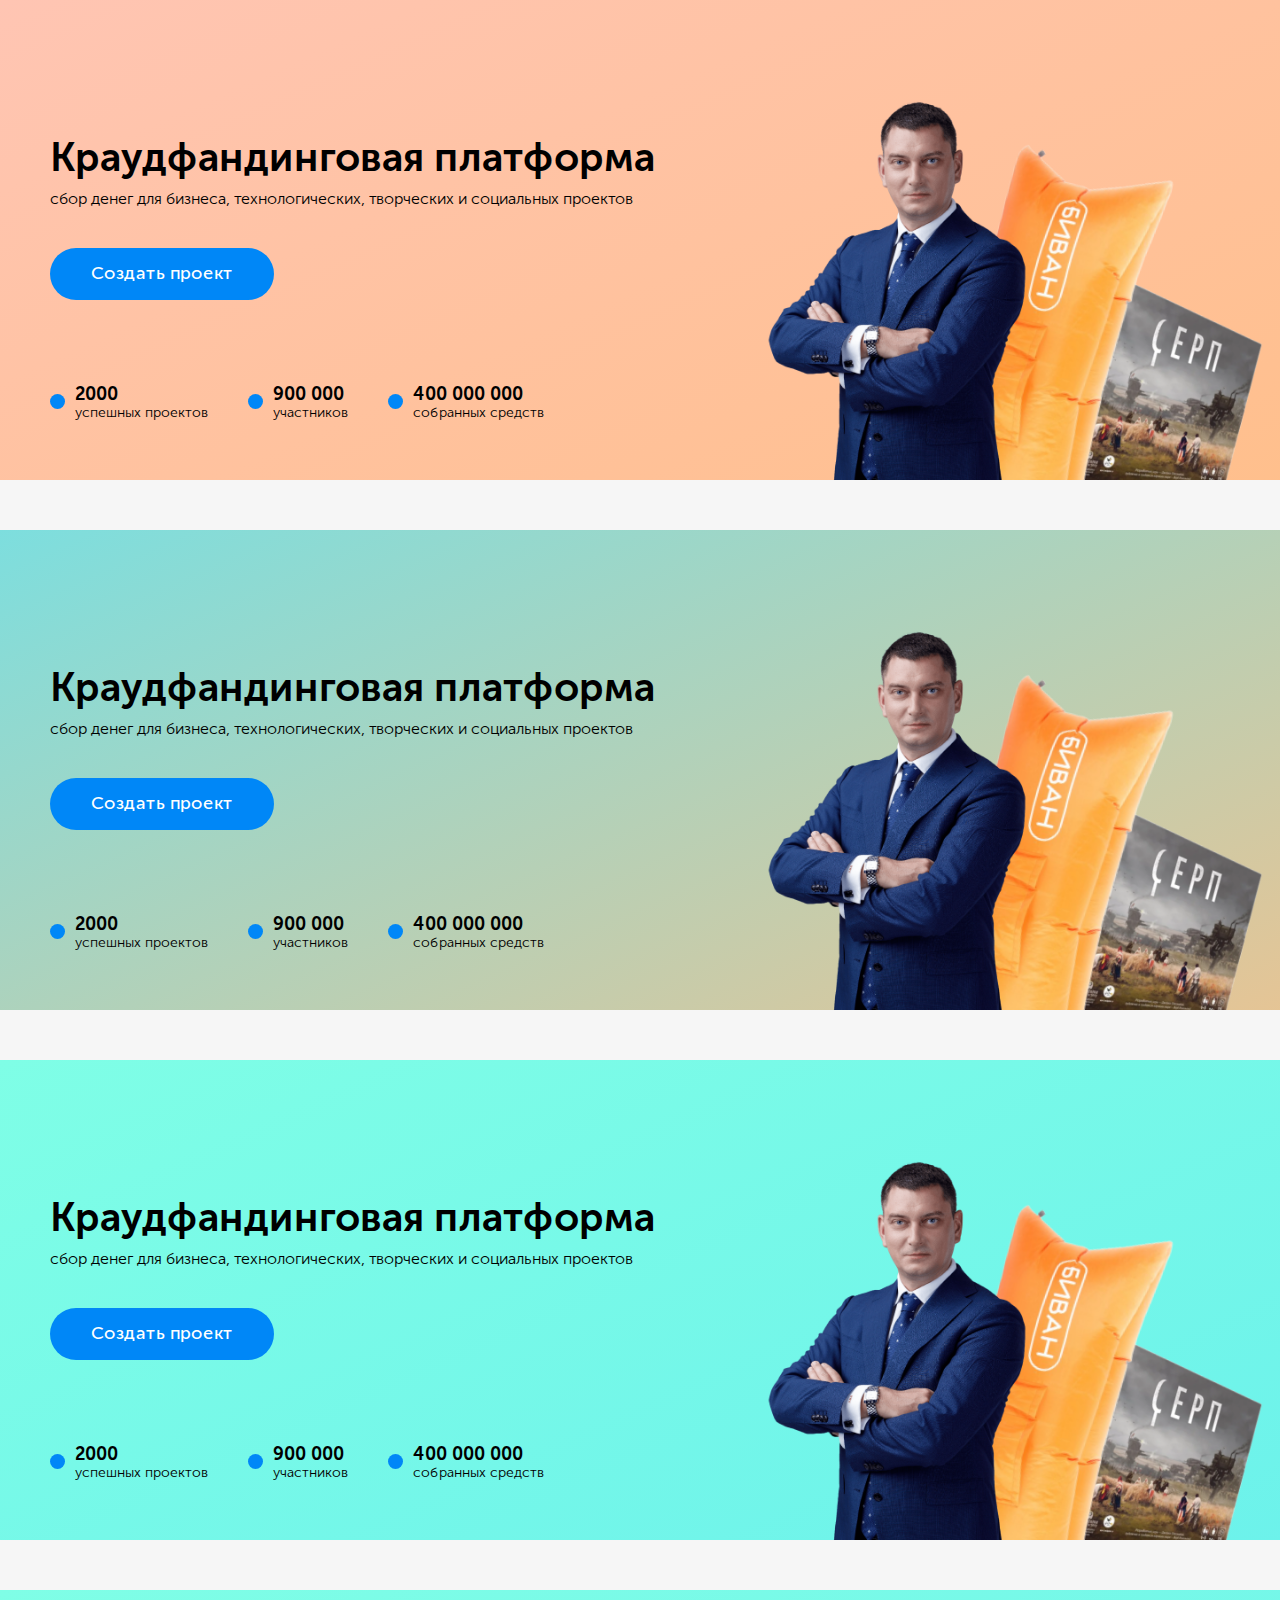
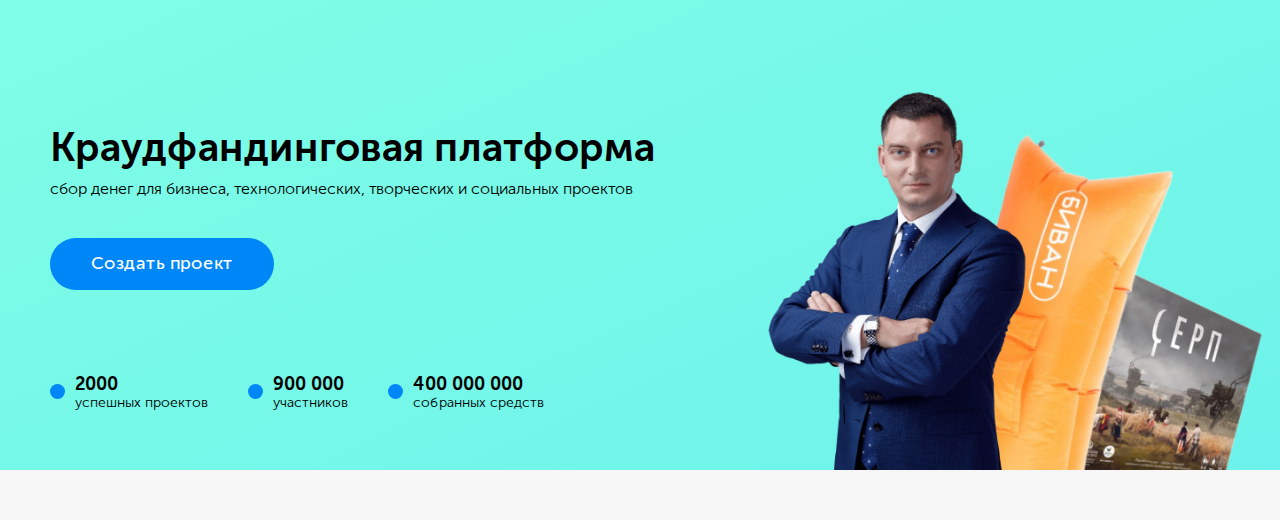
<file: first-screen-gradient.html>
<!DOCTYPE html>
<!--[if lt IE 7]>      <html class="no-js lt-ie9 lt-ie8 lt-ie7"> <![endif]-->
<!--[if IE 7]>         <html class="no-js lt-ie9 lt-ie8"> <![endif]-->
<!--[if IE 8]>         <html class="no-js lt-ie9"> <![endif]-->
<!--[if gt IE 8]><!--> <html class="no-js"> <!--<![endif]-->
    <head>
        <meta charset="utf-8">
        <meta http-equiv="X-UA-Compatible" content="IE=edge">
        <title>BoomStarter</title>
        <meta name="description" content="">
        <meta name="viewport" content="width=device-width, initial-scale=1">
        <link rel="stylesheet" href="css/style.min.css">
    </head>
    <body>

        <main>
            <!-- первый экран -->
            <section class="landing bg-animated-orange">
                <div class="container">
                    <div class="landing__info">
                        <h1 class="landing__title">Краудфандинговая платформа</h1>
                        <p class="landing__title-desc">сбор денег для бизнеса, технологических, творческих и&nbsp;социальных&nbsp;проектов</p>
                        <a href="#" class="landing__button ui-button">Создать проект</a>
                        <ul class="landing__stat landing-stat d-flex">
                            <li class="landing-stat__item"><b>2000</b> <div>успешных проектов</div></li>
                            <li class="landing-stat__item"><b>900&nbsp;000</b> <div>участников</div></li>
                            <li class="landing-stat__item"><b>400&nbsp;000&nbsp;000</b> <div>собранных средств</div></li>
                        </ul>
                    </div>
                    <div class="landing__img">
                        <div class="landing__img-bg" style="background-image: url('img/landing/first-screen-man.png')"></div>
                    </div>
                </div>
            </section>
            
            <section class="landing bg-animated-blue-beige">
                <div class="container">
                    <div class="landing__info">
                        <h1 class="landing__title">Краудфандинговая платформа</h1>
                        <p class="landing__title-desc">сбор денег для бизнеса, технологических, творческих и&nbsp;социальных&nbsp;проектов</p>
                        <a href="#" class="landing__button ui-button">Создать проект</a>
                        <ul class="landing__stat landing-stat d-flex">
                            <li class="landing-stat__item"><b>2000</b> <div>успешных проектов</div></li>
                            <li class="landing-stat__item"><b>900&nbsp;000</b> <div>участников</div></li>
                            <li class="landing-stat__item"><b>400&nbsp;000&nbsp;000</b> <div>собранных средств</div></li>
                        </ul>
                    </div>
                    <div class="landing__img">
                        <div class="landing__img-bg" style="background-image: url('img/landing/first-screen-man.png')"></div>
                    </div>
                </div>
            </section>

            <section class="landing bg-animated-cyan-violet">
                <div class="container">
                    <div class="landing__info">
                        <h1 class="landing__title">Краудфандинговая платформа</h1>
                        <p class="landing__title-desc">сбор денег для бизнеса, технологических, творческих и&nbsp;социальных&nbsp;проектов</p>
                        <a href="#" class="landing__button ui-button">Создать проект</a>
                        <ul class="landing__stat landing-stat d-flex">
                            <li class="landing-stat__item"><b>2000</b> <div>успешных проектов</div></li>
                            <li class="landing-stat__item"><b>900&nbsp;000</b> <div>участников</div></li>
                            <li class="landing-stat__item"><b>400&nbsp;000&nbsp;000</b> <div>собранных средств</div></li>
                        </ul>
                    </div>
                    <div class="landing__img">
                        <div class="landing__img-bg" style="background-image: url('img/landing/first-screen-man.png')"></div>
                    </div>
                </div>
            </section>
            
            <section class="landing bg-animated-blue-cyan">
                <div class="container">
                    <div class="landing__info">
                        <h1 class="landing__title">Краудфандинговая платформа</h1>
                        <p class="landing__title-desc">сбор денег для бизнеса, технологических, творческих и&nbsp;социальных&nbsp;проектов</p>
                        <a href="#" class="landing__button ui-button">Создать проект</a>
                        <ul class="landing__stat landing-stat d-flex">
                            <li class="landing-stat__item"><b>2000</b> <div>успешных проектов</div></li>
                            <li class="landing-stat__item"><b>900&nbsp;000</b> <div>участников</div></li>
                            <li class="landing-stat__item"><b>400&nbsp;000&nbsp;000</b> <div>собранных средств</div></li>
                        </ul>
                    </div>
                    <div class="landing__img">
                        <div class="landing__img-bg" style="background-image: url('img/landing/first-screen-man.png')"></div>
                    </div>
                </div>
            </section>

        </main>
        
    </body>
</html>
</file>
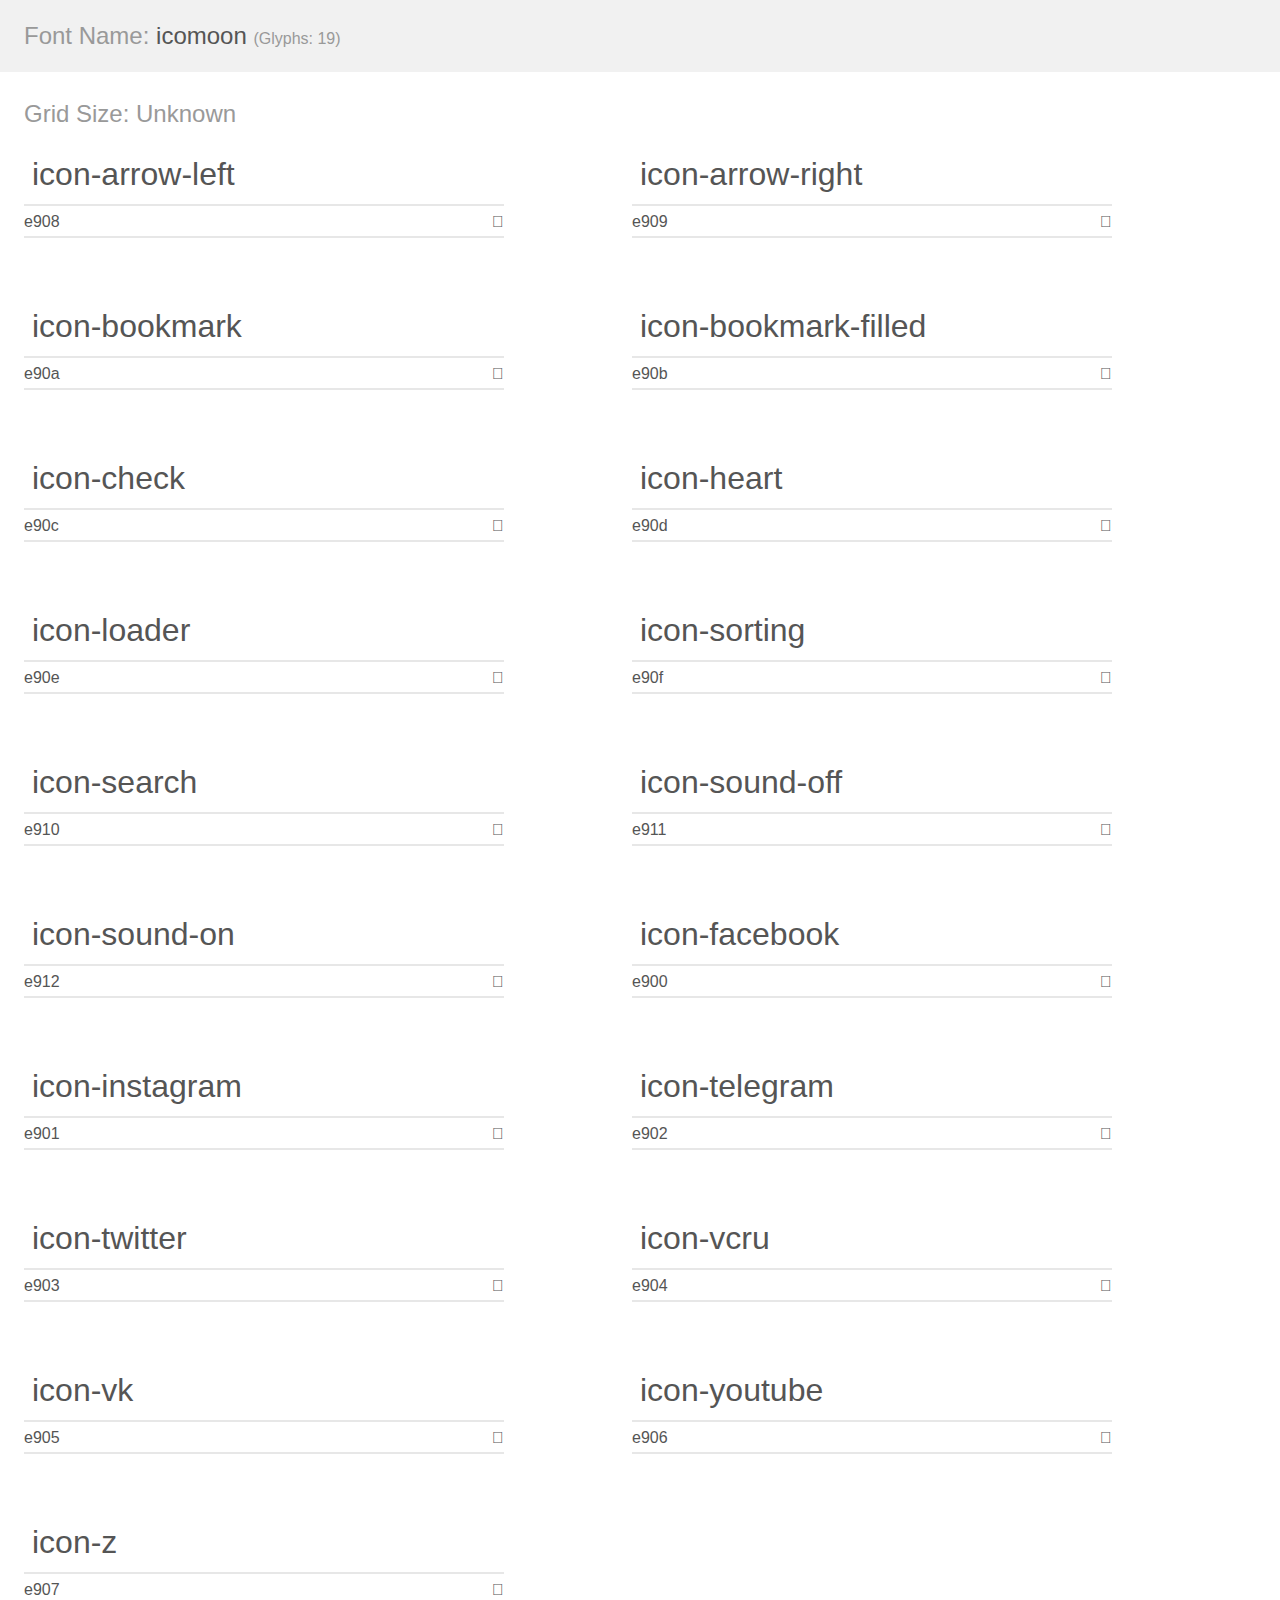
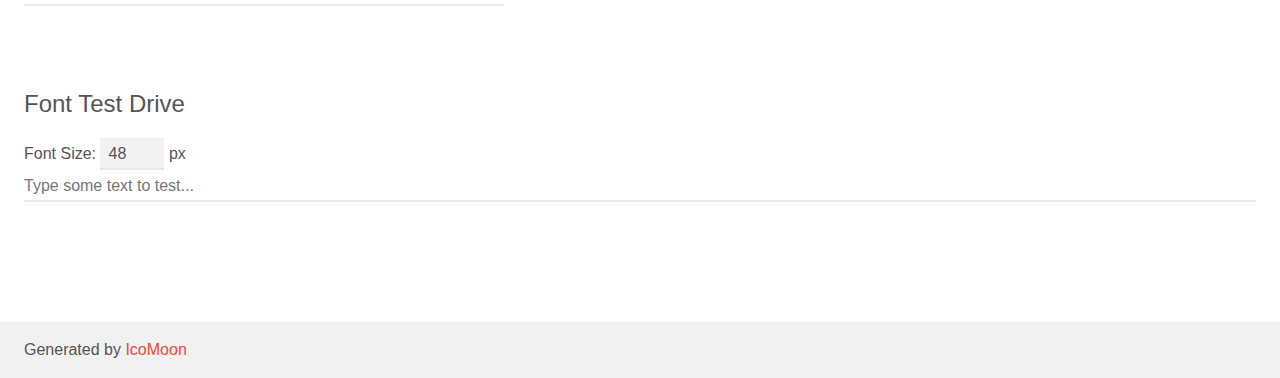
<file: icomoon-v1.0/demo.html>
<!doctype html>
<html>
<head>
    <meta charset="utf-8">
    <title>IcoMoon Demo</title>
    <meta name="description" content="An Icon Font Generated By IcoMoon.io">
    <meta name="viewport" content="width=device-width, initial-scale=1">
    <link rel="stylesheet" href="demo-files/demo.css">
    <link rel="stylesheet" href="style.css"></head>
<body>
    <div class="bgc1 clearfix">
        <h1 class="mhmm mvm"><span class="fgc1">Font Name:</span> icomoon <small class="fgc1">(Glyphs:&nbsp;19)</small></h1>
    </div>
    <div class="clearfix mhl ptl">
        <h1 class="mvm mtn fgc1">Grid Size: Unknown</h1>
        <div class="glyph fs1">
            <div class="clearfix bshadow0 pbs">
                <span class="icon icon-arrow-left"></span>
                <span class="mls"> icon-arrow-left</span>
            </div>
            <fieldset class="fs0 size1of1 clearfix hidden-false">
                <input type="text" readonly value="e908" class="unit size1of2" />
                <input type="text" maxlength="1" readonly value="&#xe908;" class="unitRight size1of2 talign-right" />
            </fieldset>
            <div class="fs0 bshadow0 clearfix hidden-true">
                <span class="unit pvs fgc1">liga: </span>
                <input type="text" readonly value="" class="liga unitRight" />
            </div>
        </div>
        <div class="glyph fs1">
            <div class="clearfix bshadow0 pbs">
                <span class="icon icon-arrow-right"></span>
                <span class="mls"> icon-arrow-right</span>
            </div>
            <fieldset class="fs0 size1of1 clearfix hidden-false">
                <input type="text" readonly value="e909" class="unit size1of2" />
                <input type="text" maxlength="1" readonly value="&#xe909;" class="unitRight size1of2 talign-right" />
            </fieldset>
            <div class="fs0 bshadow0 clearfix hidden-true">
                <span class="unit pvs fgc1">liga: </span>
                <input type="text" readonly value="" class="liga unitRight" />
            </div>
        </div>
        <div class="glyph fs1">
            <div class="clearfix bshadow0 pbs">
                <span class="icon icon-bookmark"></span>
                <span class="mls"> icon-bookmark</span>
            </div>
            <fieldset class="fs0 size1of1 clearfix hidden-false">
                <input type="text" readonly value="e90a" class="unit size1of2" />
                <input type="text" maxlength="1" readonly value="&#xe90a;" class="unitRight size1of2 talign-right" />
            </fieldset>
            <div class="fs0 bshadow0 clearfix hidden-true">
                <span class="unit pvs fgc1">liga: </span>
                <input type="text" readonly value="" class="liga unitRight" />
            </div>
        </div>
        <div class="glyph fs1">
            <div class="clearfix bshadow0 pbs">
                <span class="icon icon-bookmark-filled"></span>
                <span class="mls"> icon-bookmark-filled</span>
            </div>
            <fieldset class="fs0 size1of1 clearfix hidden-false">
                <input type="text" readonly value="e90b" class="unit size1of2" />
                <input type="text" maxlength="1" readonly value="&#xe90b;" class="unitRight size1of2 talign-right" />
            </fieldset>
            <div class="fs0 bshadow0 clearfix hidden-true">
                <span class="unit pvs fgc1">liga: </span>
                <input type="text" readonly value="" class="liga unitRight" />
            </div>
        </div>
        <div class="glyph fs1">
            <div class="clearfix bshadow0 pbs">
                <span class="icon icon-check"></span>
                <span class="mls"> icon-check</span>
            </div>
            <fieldset class="fs0 size1of1 clearfix hidden-false">
                <input type="text" readonly value="e90c" class="unit size1of2" />
                <input type="text" maxlength="1" readonly value="&#xe90c;" class="unitRight size1of2 talign-right" />
            </fieldset>
            <div class="fs0 bshadow0 clearfix hidden-true">
                <span class="unit pvs fgc1">liga: </span>
                <input type="text" readonly value="" class="liga unitRight" />
            </div>
        </div>
        <div class="glyph fs1">
            <div class="clearfix bshadow0 pbs">
                <span class="icon icon-heart"></span>
                <span class="mls"> icon-heart</span>
            </div>
            <fieldset class="fs0 size1of1 clearfix hidden-false">
                <input type="text" readonly value="e90d" class="unit size1of2" />
                <input type="text" maxlength="1" readonly value="&#xe90d;" class="unitRight size1of2 talign-right" />
            </fieldset>
            <div class="fs0 bshadow0 clearfix hidden-true">
                <span class="unit pvs fgc1">liga: </span>
                <input type="text" readonly value="" class="liga unitRight" />
            </div>
        </div>
        <div class="glyph fs1">
            <div class="clearfix bshadow0 pbs">
                <span class="icon icon-loader"></span>
                <span class="mls"> icon-loader</span>
            </div>
            <fieldset class="fs0 size1of1 clearfix hidden-false">
                <input type="text" readonly value="e90e" class="unit size1of2" />
                <input type="text" maxlength="1" readonly value="&#xe90e;" class="unitRight size1of2 talign-right" />
            </fieldset>
            <div class="fs0 bshadow0 clearfix hidden-true">
                <span class="unit pvs fgc1">liga: </span>
                <input type="text" readonly value="" class="liga unitRight" />
            </div>
        </div>
        <div class="glyph fs1">
            <div class="clearfix bshadow0 pbs">
                <span class="icon icon-sorting"></span>
                <span class="mls"> icon-sorting</span>
            </div>
            <fieldset class="fs0 size1of1 clearfix hidden-false">
                <input type="text" readonly value="e90f" class="unit size1of2" />
                <input type="text" maxlength="1" readonly value="&#xe90f;" class="unitRight size1of2 talign-right" />
            </fieldset>
            <div class="fs0 bshadow0 clearfix hidden-true">
                <span class="unit pvs fgc1">liga: </span>
                <input type="text" readonly value="" class="liga unitRight" />
            </div>
        </div>
        <div class="glyph fs1">
            <div class="clearfix bshadow0 pbs">
                <span class="icon icon-search"></span>
                <span class="mls"> icon-search</span>
            </div>
            <fieldset class="fs0 size1of1 clearfix hidden-false">
                <input type="text" readonly value="e910" class="unit size1of2" />
                <input type="text" maxlength="1" readonly value="&#xe910;" class="unitRight size1of2 talign-right" />
            </fieldset>
            <div class="fs0 bshadow0 clearfix hidden-true">
                <span class="unit pvs fgc1">liga: </span>
                <input type="text" readonly value="" class="liga unitRight" />
            </div>
        </div>
        <div class="glyph fs1">
            <div class="clearfix bshadow0 pbs">
                <span class="icon icon-sound-off"></span>
                <span class="mls"> icon-sound-off</span>
            </div>
            <fieldset class="fs0 size1of1 clearfix hidden-false">
                <input type="text" readonly value="e911" class="unit size1of2" />
                <input type="text" maxlength="1" readonly value="&#xe911;" class="unitRight size1of2 talign-right" />
            </fieldset>
            <div class="fs0 bshadow0 clearfix hidden-true">
                <span class="unit pvs fgc1">liga: </span>
                <input type="text" readonly value="" class="liga unitRight" />
            </div>
        </div>
        <div class="glyph fs1">
            <div class="clearfix bshadow0 pbs">
                <span class="icon icon-sound-on"></span>
                <span class="mls"> icon-sound-on</span>
            </div>
            <fieldset class="fs0 size1of1 clearfix hidden-false">
                <input type="text" readonly value="e912" class="unit size1of2" />
                <input type="text" maxlength="1" readonly value="&#xe912;" class="unitRight size1of2 talign-right" />
            </fieldset>
            <div class="fs0 bshadow0 clearfix hidden-true">
                <span class="unit pvs fgc1">liga: </span>
                <input type="text" readonly value="" class="liga unitRight" />
            </div>
        </div>
        <div class="glyph fs1">
            <div class="clearfix bshadow0 pbs">
                <span class="icon icon-facebook"></span>
                <span class="mls"> icon-facebook</span>
            </div>
            <fieldset class="fs0 size1of1 clearfix hidden-false">
                <input type="text" readonly value="e900" class="unit size1of2" />
                <input type="text" maxlength="1" readonly value="&#xe900;" class="unitRight size1of2 talign-right" />
            </fieldset>
            <div class="fs0 bshadow0 clearfix hidden-true">
                <span class="unit pvs fgc1">liga: </span>
                <input type="text" readonly value="" class="liga unitRight" />
            </div>
        </div>
        <div class="glyph fs1">
            <div class="clearfix bshadow0 pbs">
                <span class="icon icon-instagram"></span>
                <span class="mls"> icon-instagram</span>
            </div>
            <fieldset class="fs0 size1of1 clearfix hidden-false">
                <input type="text" readonly value="e901" class="unit size1of2" />
                <input type="text" maxlength="1" readonly value="&#xe901;" class="unitRight size1of2 talign-right" />
            </fieldset>
            <div class="fs0 bshadow0 clearfix hidden-true">
                <span class="unit pvs fgc1">liga: </span>
                <input type="text" readonly value="" class="liga unitRight" />
            </div>
        </div>
        <div class="glyph fs1">
            <div class="clearfix bshadow0 pbs">
                <span class="icon icon-telegram"></span>
                <span class="mls"> icon-telegram</span>
            </div>
            <fieldset class="fs0 size1of1 clearfix hidden-false">
                <input type="text" readonly value="e902" class="unit size1of2" />
                <input type="text" maxlength="1" readonly value="&#xe902;" class="unitRight size1of2 talign-right" />
            </fieldset>
            <div class="fs0 bshadow0 clearfix hidden-true">
                <span class="unit pvs fgc1">liga: </span>
                <input type="text" readonly value="" class="liga unitRight" />
            </div>
        </div>
        <div class="glyph fs1">
            <div class="clearfix bshadow0 pbs">
                <span class="icon icon-twitter"></span>
                <span class="mls"> icon-twitter</span>
            </div>
            <fieldset class="fs0 size1of1 clearfix hidden-false">
                <input type="text" readonly value="e903" class="unit size1of2" />
                <input type="text" maxlength="1" readonly value="&#xe903;" class="unitRight size1of2 talign-right" />
            </fieldset>
            <div class="fs0 bshadow0 clearfix hidden-true">
                <span class="unit pvs fgc1">liga: </span>
                <input type="text" readonly value="" class="liga unitRight" />
            </div>
        </div>
        <div class="glyph fs1">
            <div class="clearfix bshadow0 pbs">
                <span class="icon icon-vcru"></span>
                <span class="mls"> icon-vcru</span>
            </div>
            <fieldset class="fs0 size1of1 clearfix hidden-false">
                <input type="text" readonly value="e904" class="unit size1of2" />
                <input type="text" maxlength="1" readonly value="&#xe904;" class="unitRight size1of2 talign-right" />
            </fieldset>
            <div class="fs0 bshadow0 clearfix hidden-true">
                <span class="unit pvs fgc1">liga: </span>
                <input type="text" readonly value="" class="liga unitRight" />
            </div>
        </div>
        <div class="glyph fs1">
            <div class="clearfix bshadow0 pbs">
                <span class="icon icon-vk"></span>
                <span class="mls"> icon-vk</span>
            </div>
            <fieldset class="fs0 size1of1 clearfix hidden-false">
                <input type="text" readonly value="e905" class="unit size1of2" />
                <input type="text" maxlength="1" readonly value="&#xe905;" class="unitRight size1of2 talign-right" />
            </fieldset>
            <div class="fs0 bshadow0 clearfix hidden-true">
                <span class="unit pvs fgc1">liga: </span>
                <input type="text" readonly value="" class="liga unitRight" />
            </div>
        </div>
        <div class="glyph fs1">
            <div class="clearfix bshadow0 pbs">
                <span class="icon icon-youtube"></span>
                <span class="mls"> icon-youtube</span>
            </div>
            <fieldset class="fs0 size1of1 clearfix hidden-false">
                <input type="text" readonly value="e906" class="unit size1of2" />
                <input type="text" maxlength="1" readonly value="&#xe906;" class="unitRight size1of2 talign-right" />
            </fieldset>
            <div class="fs0 bshadow0 clearfix hidden-true">
                <span class="unit pvs fgc1">liga: </span>
                <input type="text" readonly value="" class="liga unitRight" />
            </div>
        </div>
        <div class="glyph fs1">
            <div class="clearfix bshadow0 pbs">
                <span class="icon icon-z"></span>
                <span class="mls"> icon-z</span>
            </div>
            <fieldset class="fs0 size1of1 clearfix hidden-false">
                <input type="text" readonly value="e907" class="unit size1of2" />
                <input type="text" maxlength="1" readonly value="&#xe907;" class="unitRight size1of2 talign-right" />
            </fieldset>
            <div class="fs0 bshadow0 clearfix hidden-true">
                <span class="unit pvs fgc1">liga: </span>
                <input type="text" readonly value="" class="liga unitRight" />
            </div>
        </div>
    </div>

    <!--[if gt IE 8]><!-->
    <div class="mhl clearfix mbl">
        <h1>Font Test Drive</h1>
        <label>
            Font Size: <input id="fontSize" type="number" class="textbox0 mbm"
            min="8" value="48" />
            px
        </label>
        <input id="testText" type="text" class="phl size1of1 mvl"
        placeholder="Type some text to test..." value=""/>
        <div id="testDrive" class="icon" style="font-family: icomoon">&nbsp;
        </div>
    </div>
    <!--<![endif]-->
    <div class="bgc1 clearfix">
        <p class="mhl">Generated by <a href="https://icomoon.io/app">IcoMoon</a></p>
    </div>

    <script src="demo-files/demo.js"></script>
</body>
</html>
</file>
<file: icomoon-v1.0/demo-files/demo.css>
body {
  padding: 0;
  margin: 0;
  font-family: sans-serif;
  font-size: 1em;
  line-height: 1.5;
  color: #555;
  background: #fff;
}
h1 {
  font-size: 1.5em;
  font-weight: normal;
}
small {
  font-size: .66666667em;
}
a {
  color: #e74c3c;
  text-decoration: none;
}
a:hover, a:focus {
  box-shadow: 0 1px #e74c3c;
}
.bshadow0, input {
  box-shadow: inset 0 -2px #e7e7e7;
}
input:hover {
  box-shadow: inset 0 -2px #ccc;
}
input, fieldset {
  font-family: sans-serif;
  font-size: 1em;
  margin: 0;
  padding: 0;
  border: 0;
}
input {
  color: inherit;
  line-height: 1.5;
  height: 1.5em;
  padding: .25em 0;
}
input:focus {
  outline: none;
  box-shadow: inset 0 -2px #449fdb;
}
.glyph {
  font-size: 16px;
  width: 15em;
  padding-bottom: 1em;
  margin-right: 4em;
  margin-bottom: 1em;
  float: left;
  overflow: hidden;
}
.liga {
  width: 80%;
  width: calc(100% - 2.5em);
}
.talign-right {
  text-align: right;
}
.talign-center {
  text-align: center;
}
.bgc1 {
  background: #f1f1f1;
}
.fgc1 {
  color: #999;
}
.fgc0 {
  color: #000;
}
p {
  margin-top: 1em;
  margin-bottom: 1em;
}
.mvm {
  margin-top: .75em;
  margin-bottom: .75em;
}
.mtn {
  margin-top: 0;
}
.mtl, .mal {
  margin-top: 1.5em;
}
.mbl, .mal {
  margin-bottom: 1.5em;
}
.mal, .mhl {
  margin-left: 1.5em;
  margin-right: 1.5em;
}
.mhmm {
  margin-left: 1em;
  margin-right: 1em;
}
.mls {
  margin-left: .25em;
}
.ptl {
  padding-top: 1.5em;
}
.pbs, .pvs {
  padding-bottom: .25em;
}
.pvs, .pts {
  padding-top: .25em;
}
.unit {
  float: left;
}
.unitRight {
  float: right;
}
.size1of2 {
  width: 50%;
}
.size1of1 {
  width: 100%;
}
.clearfix:before, .clearfix:after {
  content: " ";
  display: table;
}
.clearfix:after {
  clear: both;
}
.hidden-true {
  display: none;
}
.textbox0 {
  width: 3em;
  background: #f1f1f1;
  padding: .25em .5em;
  line-height: 1.5;
  height: 1.5em;
}
#testDrive {
  display: block;
  padding-top: 24px;
  line-height: 1.5;
}
.fs0 {
  font-size: 16px;
}
.fs1 {
  font-size: 32px;
}
</file>
<file: icomoon-v1.0/style.css>
@font-face {
  font-family: 'icomoon';
  src:  url('fonts/icomoon.eot?g86588');
  src:  url('fonts/icomoon.eot?g86588#iefix') format('embedded-opentype'),
    url('fonts/icomoon.ttf?g86588') format('truetype'),
    url('fonts/icomoon.woff?g86588') format('woff'),
    url('fonts/icomoon.svg?g86588#icomoon') format('svg');
  font-weight: normal;
  font-style: normal;
  font-display: block;
}

.icon {
  /* use !important to prevent issues with browser extensions that change fonts */
  font-family: 'icomoon' !important;
  speak: never;
  font-style: normal;
  font-weight: normal;
  font-variant: normal;
  text-transform: none;
  line-height: 1;

  /* Better Font Rendering =========== */
  -webkit-font-smoothing: antialiased;
  -moz-osx-font-smoothing: grayscale;
}

.icon {
  &-arrow-left:before {
    content: "\e908";
  }
  &-arrow-right:before {
    content: "\e909";
  }
  &-bookmark:before {
    content: "\e90a";
  }
  &-bookmark-filled:before {
    content: "\e90b";
  }
  &-check:before {
    content: "\e90c";
  }
  &-heart:before {
    content: "\e90d";
  }
  &-loader:before {
    content: "\e90e";
  }
  &-sorting:before {
    content: "\e90f";
  }
  &-search:before {
    content: "\e910";
  }
  &-sound-off:before {
    content: "\e911";
  }
  &-sound-on:before {
    content: "\e912";
  }
  &-facebook:before {
    content: "\e900";
  }
  &-instagram:before {
    content: "\e901";
  }
  &-telegram:before {
    content: "\e902";
  }
  &-twitter:before {
    content: "\e903";
  }
  &-vcru:before {
    content: "\e904";
  }
  &-vk:before {
    content: "\e905";
  }
  &-youtube:before {
    content: "\e906";
  }
  &-z:before {
    content: "\e907";
  }
}
</file>
<file: css/style.min.css>
body{margin:0;padding:0;line-height:1.5;text-rendering:optimizeSpeed;min-height:100vh;scroll-behavior:smooth}*,*:after,*:before{-webkit-box-sizing:border-box;box-sizing:border-box}*:after,*:before{speak:none}input,button,a,select,textarea{outline:none}a{color:inherit;cursor:pointer;text-decoration:none;display:inline}button{border:none;background-color:transparent;cursor:pointer;display:block}address{font-style:normal}table,tr,th,td{border:none;padding:0;border-collapse:collapse;vertical-align:top}th{font-weight:normal}table{text-align:center}fieldset{border:none;padding:0;margin:0;min-width:auto}form,fieldset{max-width:100%}h1,h2,h3,h4,h5,h6,p{font-weight:normal;margin:0;font-size:inherit}html{font-family:sans-serif;-ms-text-size-adjust:100%;-webkit-text-size-adjust:100%}article,aside,details,figcaption,figure,footer,header,hgroup,main,menu,nav,section,summary{display:block}figure{margin:0}hr{-webkit-box-sizing:content-box;box-sizing:content-box;height:0;overflow:visible;margin:0;border:0}pre{font-family:monospace;font-size:1em;margin:0}abbr[title]{border-bottom:none;text-decoration:underline;-webkit-text-decoration:underline dotted;text-decoration:underline dotted}b,strong{font-weight:bold}code,kbd,samp{font-family:monospace;font-size:1em}pre{overflow-x:auto}small{font-size:80%}sub,sup{font-size:75%;line-height:0;position:relative;vertical-align:baseline}sub{bottom:-0.25em}sup{top:-0.5em}img{display:block;border-style:none;max-width:100%;height:auto}button,input,optgroup,select,textarea{font-family:inherit;font-size:100%;line-height:1;margin:0;padding:0;color:inherit;font:inherit}input,button{overflow:visible}button,select{text-transform:none}button,[type="button"],[type="reset"],[type="submit"]{-webkit-appearance:button}button::-moz-focus-inner,[type="button"]::-moz-focus-inner,[type="reset"]::-moz-focus-inner,[type="submit"]::-moz-focus-inner{border-style:none;padding:0}legend{-webkit-box-sizing:border-box;box-sizing:border-box;color:inherit;display:table;max-width:100%;padding:0;white-space:normal}progress{vertical-align:baseline}textarea{overflow:auto}[type="checkbox"],[type="radio"]{-webkit-box-sizing:border-box;box-sizing:border-box;padding:0}[type="number"]::-webkit-inner-spin-button,[type="number"]::-webkit-outer-spin-button{height:auto}[type="search"]{-webkit-appearance:textfield;outline-offset:-2px}[type="search"]::-webkit-search-decoration{-webkit-appearance:none}::-webkit-file-upload-button{-webkit-appearance:button;font:inherit}[hidden]{display:none}html{font-size:100%;font-size:16px}@media (max-width: 1199px){html{font-size:15.2px}}@media (max-width: 991px){html{font-size:14.4px}}@media (max-width: 767px){html{font-size:13.6px}}@media (max-width: 575px){html{font-size:12.8px}}@media (max-width: 479px){html{font-size:12px}}body{line-height:1.1;font-family:"Museo Sans Cyrl","Roboto",Arial,sans-serif;background-color:#F6F6F6}ul{list-style:none;margin:0;padding:0}*{word-break:break-word;-webkit-transition:color 0.1s, background-color 0.1s, -webkit-box-shadow 0.1s;transition:color 0.1s, background-color 0.1s, -webkit-box-shadow 0.1s;-o-transition:color 0.1s, background-color 0.1s, box-shadow 0.1s;transition:color 0.1s, background-color 0.1s, box-shadow 0.1s;transition:color 0.1s, background-color 0.1s, box-shadow 0.1s, -webkit-box-shadow 0.1s}a:focus,button:focus{outline:2px solid rgba(0,135,247,0.75)}@font-face{font-family:'Museo Sans Cyrl';font-weight:100;font-style:normal;font-display:swap;src:url("../fonts/MuseoSansCyrl-100.eot");src:local("MuseoSansCyrl-100"),url("../fonts/MuseoSansCyrl-100.eot?#iefix") format("embedded-opentype"),url("../fonts/MuseoSansCyrl-100.woff") format("woff"),url("../fonts/MuseoSansCyrl-100.ttf") format("truetype")}@font-face{font-family:'Museo Sans Cyrl';font-weight:100;font-style:italic;font-display:swap;src:url("../fonts/MuseoSansCyrl-100Italic.eot");src:local("MuseoSansCyrl-100Italic"),url("../fonts/MuseoSansCyrl-100Italic.eot?#iefix") format("embedded-opentype"),url("../fonts/MuseoSansCyrl-100Italic.woff") format("woff"),url("../fonts/MuseoSansCyrl-100Italic.ttf") format("truetype")}@font-face{font-family:'Museo Sans Cyrl';font-weight:300;font-style:normal;font-display:swap;src:url("../fonts/MuseoSansCyrl-300.eot");src:local("MuseoSansCyrl-300"),url("../fonts/MuseoSansCyrl-300.eot?#iefix") format("embedded-opentype"),url("../fonts/MuseoSansCyrl-300.woff") format("woff"),url("../fonts/MuseoSansCyrl-300.ttf") format("truetype")}@font-face{font-family:'Museo Sans Cyrl';font-weight:300;font-style:italic;font-display:swap;src:url("../fonts/MuseoSansCyrl-300Italic.eot");src:local("MuseoSansCyrl-300Italic"),url("../fonts/MuseoSansCyrl-300Italic.eot?#iefix") format("embedded-opentype"),url("../fonts/MuseoSansCyrl-300Italic.woff") format("woff"),url("../fonts/MuseoSansCyrl-300Italic.ttf") format("truetype")}@font-face{font-family:'Museo Sans Cyrl';font-weight:500;font-style:normal;font-display:swap;src:url("../fonts/MuseoSansCyrl-500.eot");src:local("MuseoSansCyrl-500"),url("../fonts/MuseoSansCyrl-500.eot?#iefix") format("embedded-opentype"),url("../fonts/MuseoSansCyrl-500.woff") format("woff"),url("../fonts/MuseoSansCyrl-500.ttf") format("truetype")}@font-face{font-family:'Museo Sans Cyrl';font-weight:500;font-style:italic;font-display:swap;src:url("../fonts/MuseoSansCyrl-500Italic.eot");src:local("MuseoSansCyrl-500Italic"),url("../fonts/MuseoSansCyrl-500Italic.eot?#iefix") format("embedded-opentype"),url("../fonts/MuseoSansCyrl-500Italic.woff") format("woff"),url("../fonts/MuseoSansCyrl-500Italic.ttf") format("truetype")}@font-face{font-family:'Museo Sans Cyrl';font-weight:700;font-style:normal;font-display:swap;src:url("../fonts/MuseoSansCyrl-700.eot");src:local("MuseoSansCyrl-700"),url("../fonts/MuseoSansCyrl-700.eot?#iefix") format("embedded-opentype"),url("../fonts/MuseoSansCyrl-700.woff") format("woff"),url("../fonts/MuseoSansCyrl-700.ttf") format("truetype")}@font-face{font-family:'Museo Sans Cyrl';font-weight:700;font-style:italic;font-display:swap;src:url("../fonts/MuseoSansCyrl-700Italic.eot");src:local("MuseoSansCyrl-700Italic"),url("../fonts/MuseoSansCyrl-700Italic.eot?#iefix") format("embedded-opentype"),url("../fonts/MuseoSansCyrl-700Italic.woff") format("woff"),url("../fonts/MuseoSansCyrl-700Italic.ttf") format("truetype")}@font-face{font-family:'Museo Sans Cyrl';font-weight:900;font-style:normal;font-display:swap;src:url("../fonts/MuseoSansCyrl-900.eot");src:local("MuseoSansCyrl-900"),url("../fonts/MuseoSansCyrl-900.eot?#iefix") format("embedded-opentype"),url("../fonts/MuseoSansCyrl-900.woff") format("woff"),url("../fonts/MuseoSansCyrl-900.ttf") format("truetype")}@font-face{font-family:'Museo Sans Cyrl';font-weight:900;font-style:italic;font-display:swap;src:url("../fonts/MuseoSansCyrl-900Italic.eot");src:local("Museo Sans Cyrl 900 Italic"),local("MuseoSansCyrl-900Italic"),url("../fonts/MuseoSansCyrl-900Italic.eot?#iefix") format("embedded-opentype"),url("../fonts/MuseoSansCyrl-900Italic.woff") format("woff"),url("../fonts/MuseoSansCyrl-900Italic.ttf") format("truetype")}@font-face{font-family:'Rotonda';font-weight:600;font-style:normal;font-display:swap;src:url("../fonts/RotonBold.eot");src:url("../fonts/RotonBold.eot?#iefix") format("embedded-opentype"),url("../fonts/RotonBold.woff") format("woff"),url("../fonts/RotonBold.ttf") format("truetype")}@font-face{font-family:'Rotonda';font-weight:400;font-style:normal;font-display:swap;src:url("../fonts/RotonReg.eot");src:url("../fonts/RotonReg.eot?#iefix") format("embedded-opentype"),url("../fonts/RotonReg.woff") format("woff"),url("../fonts/RotonReg.ttf") format("truetype")}@-webkit-keyframes rotation{0%{-webkit-transform:rotate(0deg);transform:rotate(0deg)}100%{-webkit-transform:rotate(360deg);transform:rotate(360deg)}}@-o-keyframes rotation{0%{-o-transform:rotate(0deg);transform:rotate(0deg)}100%{-o-transform:rotate(360deg);transform:rotate(360deg)}}@keyframes rotation{0%{-webkit-transform:rotate(0deg);-o-transform:rotate(0deg);transform:rotate(0deg)}100%{-webkit-transform:rotate(360deg);-o-transform:rotate(360deg);transform:rotate(360deg)}}.hidden{display:none !important}@media (max-width: 1279px){.xl-hidden{display:none !important}.xl-block{display:block !important}}@media (max-width: 1199px){.lg-hidden{display:none !important}.lg-block{display:block !important}}@media (max-width: 991px){.md-hidden{display:none !important}.md-block{display:block !important}}@media (max-width: 767px){.sm-hidden{display:none !important}.sm-block{display:block !important}}@media (max-width: 575px){.xs-hidden{display:none !important}.xs-block{display:block !important}}.container{width:100%;max-width:1280px;padding:0 3.125rem;margin:0 auto}@media (max-width: 575px){.container{padding:0 14px}}.grid-row{display:-ms-grid;display:grid;-ms-grid-columns:(1fr)[12];grid-template-columns:repeat(12, 1fr);grid-gap:1.25rem;grid-auto-flow:row}.span-1{grid-column:span 1}.span-2{grid-column:span 2}.span-3{grid-column:span 3}.span-4{grid-column:span 4}.span-5{grid-column:span 5}.span-6{grid-column:span 6}.span-7{grid-column:span 7}.span-8{grid-column:span 8}.span-9{grid-column:span 9}.span-10{grid-column:span 10}.span-11{grid-column:span 11}.span-12{grid-column:span 12}@media (max-width: 1279px){.xl-span-1{grid-column:span 1}.xl-span-2{grid-column:span 2}.xl-span-3{grid-column:span 3}.xl-span-4{grid-column:span 4}.xl-span-5{grid-column:span 5}.xl-span-6{grid-column:span 6}.xl-span-7{grid-column:span 7}.xl-span-8{grid-column:span 8}.xl-span-9{grid-column:span 9}.xl-span-10{grid-column:span 10}.xl-span-11{grid-column:span 11}.xl-span-12{grid-column:span 12}}@media (max-width: 1199px){.lg-span-1{grid-column:span 1}.lg-span-2{grid-column:span 2}.lg-span-3{grid-column:span 3}.lg-span-4{grid-column:span 4}.lg-span-5{grid-column:span 5}.lg-span-6{grid-column:span 6}.lg-span-7{grid-column:span 7}.lg-span-8{grid-column:span 8}.lg-span-9{grid-column:span 9}.lg-span-10{grid-column:span 10}.lg-span-11{grid-column:span 11}.lg-span-12{grid-column:span 12}}@media (max-width: 991px){.md-span-1{grid-column:span 1}.md-span-2{grid-column:span 2}.md-span-3{grid-column:span 3}.md-span-4{grid-column:span 4}.md-span-5{grid-column:span 5}.md-span-6{grid-column:span 6}.md-span-7{grid-column:span 7}.md-span-8{grid-column:span 8}.md-span-9{grid-column:span 9}.md-span-10{grid-column:span 10}.md-span-11{grid-column:span 11}.md-span-12{grid-column:span 12}}@media (max-width: 767px){.sm-span-1{grid-column:span 1}.sm-span-2{grid-column:span 2}.sm-span-3{grid-column:span 3}.sm-span-4{grid-column:span 4}.sm-span-5{grid-column:span 5}.sm-span-6{grid-column:span 6}.sm-span-7{grid-column:span 7}.sm-span-8{grid-column:span 8}.sm-span-9{grid-column:span 9}.sm-span-10{grid-column:span 10}.sm-span-11{grid-column:span 11}.sm-span-12{grid-column:span 12}}@media (max-width: 575px){.xs-span-1{grid-column:span 1}.xs-span-2{grid-column:span 2}.xs-span-3{grid-column:span 3}.xs-span-4{grid-column:span 4}.xs-span-5{grid-column:span 5}.xs-span-6{grid-column:span 6}.xs-span-7{grid-column:span 7}.xs-span-8{grid-column:span 8}.xs-span-9{grid-column:span 9}.xs-span-10{grid-column:span 10}.xs-span-11{grid-column:span 11}.xs-span-12{grid-column:span 12}}.grid{display:-ms-grid;display:grid;-ms-grid-columns:(1fr)[4];grid-template-columns:repeat(4, 1fr);grid-gap:1.25rem;margin:1.25rem 0;grid-auto-flow:dense}@media (max-width: 991px){.grid{-ms-grid-columns:(1fr)[3];grid-template-columns:repeat(3, 1fr)}}@media (max-width: 767px){.grid{-ms-grid-columns:(1fr)[2];grid-template-columns:repeat(2, 1fr)}}@media (max-width: 575px){.grid{grid-gap:.9375rem}}.no-grid-gap,.no-gap{grid-gap:0}.grid-rewards{grid-auto-rows:minmax(480px, auto)}@media (max-width: 767px){.grid-rewards{grid-auto-rows:minmax(430px, auto)}}@media (max-width: 575px){.grid-rewards{grid-auto-rows:minmax(380px, auto)}}.grid-square-banners{-ms-grid-columns:1fr 1fr;grid-template-columns:1fr 1fr;grid-auto-rows:410px}@media (max-width: 991px){.grid-square-banners{-ms-grid-columns:1fr;grid-template-columns:1fr}}@media (max-width: 575px){.grid-square-banners{grid-auto-rows:minmax(210px, auto)}}.grid-special{grid-auto-columns:280px;-ms-grid-columns:280px;grid-template-columns:280px;grid-auto-flow:column;margin:0}@media (max-width: 991px){.grid-special{grid-auto-columns:260px;-ms-grid-columns:260px;grid-template-columns:260px}}@media (max-width: 767px){.grid-special{grid-auto-columns:238px;-ms-grid-columns:238px;grid-template-columns:238px}}@media (max-width: 575px){.grid-special{grid-auto-columns:185px;-ms-grid-columns:185px;grid-template-columns:185px}}.grid-special-thirds{grid-auto-columns:380px;-ms-grid-columns:380px;grid-template-columns:380px;grid-auto-flow:column;margin:0}@media (max-width: 991px){.grid-special-thirds{grid-auto-columns:360px;-ms-grid-columns:360px;grid-template-columns:360px}}@media (max-width: 767px){.grid-special-thirds{grid-auto-columns:340px;-ms-grid-columns:340px;grid-template-columns:340px}}@media (max-width: 575px){.grid-special-thirds{grid-auto-columns:250px;-ms-grid-columns:250px;grid-template-columns:250px}}@font-face{font-family:'icomoon';font-weight:normal;font-style:normal;font-display:block;src:url("../fonts/icomoon.ttf?yp3li4") format("truetype"),url("../fonts/icomoon.woff?yp3li4") format("woff"),url("../fonts/icomoon.svg?yp3li4#icomoon") format("svg")}.icon{font-family:'icomoon' !important;speak:never;font-style:normal;font-weight:normal;font-variant:normal;text-transform:none;line-height:1;-webkit-font-smoothing:antialiased;-moz-osx-font-smoothing:grayscale}.icon-arrow-left:before{content:"\e908"}.icon-arrow-right:before{content:"\e909"}.icon-bookmark:before{content:"\e90a"}.icon-bookmark-filled:before{content:"\e90b"}.icon-check:before{content:"\e90c"}.icon-heart:before{content:"\e90d"}.icon-loader:before{content:"\e90e"}.icon-sorting:before{content:"\e90f"}.icon-search:before{content:"\e910"}.icon-sound-off:before{content:"\e911"}.icon-sound-on:before{content:"\e912"}.icon-facebook:before{content:"\e900"}.icon-instagram:before{content:"\e901"}.icon-telegram:before{content:"\e902"}.icon-twitter:before{content:"\e903"}.icon-vcru:before{content:"\e904"}.icon-vkontakte:before{content:"\e905"}.icon-youtube:before{content:"\e906"}.icon-z:before{content:"\e907"}@media (hover: hover){*{scrollbar-color:#C4C4C4 #E6E9ED;scrollbar-width:thin}::-webkit-scrollbar{width:5px;height:5px;background-color:#E6E9ED}}@media (hover: hover) and (max-width: 575px){::-webkit-scrollbar{width:3.5px;height:3.5px}}@media (hover: hover){::-webkit-scrollbar-thumb{background:#C4C4C4;-webkit-border-radius:10px;border-radius:10px}::-webkit-scrollbar-track{background:#E6E9ED;-webkit-border-radius:10px;border-radius:10px}}.ui-button,.ui-input{font-weight:500;font-size:18px;display:inline-block;width:270px;min-width:180px;max-width:100%;padding:16px 26px;text-align:center;-webkit-border-radius:2.5rem;border-radius:2.5rem}@media (max-width: 991px){.ui-button,.ui-input{padding:14px 23px}}@media (max-width: 575px){.ui-button,.ui-input{padding:12px 21px;font-size:14px}}@media (max-width: 479px){.ui-button,.ui-input{width:100%}}.ui-button:focus,.ui-input:focus{outline:none}.ui-button{background-color:#0087F7;color:#fff}@media (hover: hover){.ui-button:hover{background-color:#219aff}}.ui-button:focus{-webkit-box-shadow:0 6px 25px 0px rgba(0,0,0,0.4);box-shadow:0 6px 25px 0px rgba(0,0,0,0.4)}.ui-input{font-weight:300;background-color:transparent;color:#000;border:1px solid #0087F7}@media (hover: hover){.ui-input:hover{background-color:transparent}}.ui-input:focus{-webkit-box-shadow:0 0 2px 1px #0087F7;box-shadow:0 0 2px 1px #0087F7}.ui-button.has-image{display:-webkit-box;display:-webkit-flex;display:-ms-flexbox;display:flex;-webkit-box-pack:center;-webkit-justify-content:center;-ms-flex-pack:center;justify-content:center;-webkit-box-align:center;-webkit-align-items:center;-ms-flex-align:center;align-items:center;padding:10px 26px}@media (max-width: 991px){.ui-button.has-image{padding:8px 23px}}@media (max-width: 575px){.ui-button.has-image{padding:6px 21px}}.ui-button.has-image .emoji{margin-left:0.7em}.ui-button._outlined{font-weight:300;background-color:transparent;color:#0087F7;border:1px solid}@media (hover: hover){.ui-button._outlined:hover{background-color:transparent}}.ui-search{display:-webkit-box;display:-webkit-flex;display:-ms-flexbox;display:flex;width:200px;background-color:#F6F6F6;padding:6px 12px;-webkit-border-radius:2.5rem;border-radius:2.5rem}.ui-search .icon-search{margin-right:8px;color:#C4C4C4}.ui-search input{max-width:-webkit-calc(100% - 20px);max-width:calc(100% - 20px);-webkit-box-flex:1;-webkit-flex:1 1 auto;-ms-flex:1 1 auto;flex:1 1 auto;border:none}.ui-search input::-webkit-textfield-decoration-container{background-color:#F6F6F6}.ui-search:focus,.ui-search:focus-within{outline:none;-webkit-box-shadow:0 0 2px 1px #0087F7;box-shadow:0 0 2px 1px #0087F7}.ui-icon-button{padding:5px 8px;line-height:1}.ui-icon-button._turn-sound.is-sound-off .icon-sound-on{display:none}.ui-icon-button._turn-sound.is-sound-off .icon-sound-off{display:block}.ui-icon-button._turn-sound.is-sound-on .icon-sound-on{display:block}.ui-icon-button._turn-sound.is-sound-on .icon-sound-off{display:none}.ui-icon-button._bookmark .icon-bookmark{display:block}.ui-icon-button._bookmark .icon-bookmark-filled{display:none}.ui-icon-button._bookmark.is-filled .icon-bookmark{display:none}.ui-icon-button._bookmark.is-filled .icon-bookmark-filled{display:block}.ui-arrow-left,.ui-arrow-right{width:3.375rem;height:3.375rem;background-color:#fff;color:#C4C4C4;-webkit-border-radius:50%;border-radius:50%;-webkit-box-shadow:0px 2px 10px rgba(0,0,0,0.1);box-shadow:0px 2px 10px rgba(0,0,0,0.1);-webkit-transition:0.3s;-o-transition:0.3s;transition:0.3s}@media (hover: hover){.ui-arrow-left:hover,.ui-arrow-right:hover{color:#21DDB9}}.ui-arrow-left:focus,.ui-arrow-right:focus{outline:none;-webkit-box-shadow:0 0 6px 1px #0087F7;box-shadow:0 0 6px 1px #0087F7}.ui-loading{display:-webkit-box;display:-webkit-flex;display:-ms-flexbox;display:flex;-webkit-box-pack:center;-webkit-justify-content:center;-ms-flex-pack:center;justify-content:center;-webkit-box-align:center;-webkit-align-items:center;-ms-flex-align:center;align-items:center;min-height:100px;color:#0087F7;font-size:2em;-webkit-animation-name:rotation;-o-animation-name:rotation;animation-name:rotation;-webkit-animation-duration:1.8s;-o-animation-duration:1.8s;animation-duration:1.8s;-webkit-animation-iteration-count:infinite;-o-animation-iteration-count:infinite;animation-iteration-count:infinite;-webkit-animation-timing-function:linear;-o-animation-timing-function:linear;animation-timing-function:linear}.ui-subjects{display:-webkit-box;display:-webkit-flex;display:-ms-flexbox;display:flex}@media (max-width: 991px){.ui-subjects{overflow-x:auto}.ui-subjects__btn{white-space:nowrap}}.ui-subjects__item{position:relative;padding-right:20px;font-weight:300;font-size:16px}.ui-subjects__item::after{position:absolute;content:'';left:0;bottom:0;width:100%;height:3.6px;background-color:#E6E9ED}.ui-subjects__item:last-child{-webkit-box-flex:1;-webkit-flex:1 1 auto;-ms-flex:1 1 auto;flex:1 1 auto;padding-right:0}.ui-subjects__item:last-child .ui-subjects__btn{margin:0 0 0 auto}.ui-subjects__btn{position:relative;padding:10px 0 14px}@media (hover: hover){.ui-subjects__btn:hover{color:#0087F7}}.ui-subjects__btn::after{position:absolute;content:'';left:0;bottom:0;width:100%;height:3.6px;background-color:transparent;z-index:2}.ui-subjects__btn.is-active{color:#0087F7}.ui-subjects__btn.is-active::after{background-color:#0087F7}.ui-subjects__count{font-size:12px;color:#C4C4C4;margin-left:3px}.ui-subjects__item .ui-dropdown{top:35px;left:-17px}.ui-checkbox{display:-webkit-box;display:-webkit-flex;display:-ms-flexbox;display:flex;margin-right:15px;padding:5px 0;cursor:default}.ui-checkbox input{opacity:0;position:absolute}.ui-checkbox__custom{position:relative;width:1.03125rem;height:1.03125rem;display:inline-block;margin-right:7px;-webkit-border-radius:5px;border-radius:5px;background-color:#E6E9ED;color:#21DDB9}.ui-checkbox__custom .icon-check{position:absolute;top:55%;left:50%;-webkit-transform:translateX(-50%) translateY(-50%);-ms-transform:translateX(-50%) translateY(-50%);-o-transform:translateX(-50%) translateY(-50%);transform:translateX(-50%) translateY(-50%);font-size:0.5em;display:none}input:checked ~ .ui-checkbox__custom .icon-check{display:block}input:focus ~ .ui-checkbox__custom{-webkit-box-shadow:0 0 2px 2px #0087F7;box-shadow:0 0 2px 2px #0087F7}.ui-sorting{font-weight:300}.ui-sorting__control{color:#0087F7}.ui-sorting .icon-sorting{margin-left:0.5em;font-size:0.6em}.ui-sorting .ui-dropdown{top:100%;left:-17px}.ui-filter{display:-webkit-inline-box;display:-webkit-inline-flex;display:-ms-inline-flexbox;display:inline-flex;position:relative;margin-right:18px;font-weight:300}.ui-filter__control{color:#0087F7;border-bottom:1px dashed #0087F7}.ui-filter .ui-dropdown{top:100%;left:-17px}.ui-dropdown{position:absolute;display:none;width:-webkit-max-content;width:-moz-max-content;width:max-content;min-width:160px;max-width:200px;padding:5px 0;z-index:2;background-color:#fff;-webkit-border-radius:.6875rem;border-radius:.6875rem;font:inherit}.ui-dropdown__item{padding:6px 17px;cursor:default}.ui-dropdown__item.is-active{display:none}@media (hover: hover){.ui-dropdown__item:hover{color:#0087F7;background-color:#F6F6F6}}.ui-category{width:100%;max-width:245px;display:-webkit-box;display:-webkit-flex;display:-ms-flexbox;display:flex;-webkit-box-align:center;-webkit-align-items:center;-ms-flex-align:center;align-items:center;border:1px dotted #8d8d8d;padding:5px 15px 5px 0;-webkit-border-radius:5px;border-radius:5px}.ui-category img{max-height:35px;width:68px}@media (hover: hover){.ui-category:hover{border-color:#0087F7;color:#0087F7}}.ui-category:focus{outline:none;-webkit-box-shadow:0 0 4px 2px #0087F7;box-shadow:0 0 4px 2px #0087F7}@media (max-width: 479px){.ui-category{padding-right:5px}.ui-category img{max-height:30px;width:40px}}.has-dropdown{position:relative}.has-dropdown-on-hover:hover .ui-dropdown,.has-dropdown-on-hover:active .ui-dropdown{display:block}.emoji{width:1.3em;height:1.3em;-o-object-fit:contain;object-fit:contain;margin-left:0.7em}.avatar{font-size:5.625rem;width:1em;height:1em;-webkit-border-radius:50%;border-radius:50%;overflow:hidden;display:-webkit-inline-box;display:-webkit-inline-flex;display:-ms-inline-flexbox;display:inline-flex;-webkit-box-align:end;-webkit-align-items:flex-end;-ms-flex-align:end;align-items:flex-end;-webkit-box-pack:center;-webkit-justify-content:center;-ms-flex-pack:center;justify-content:center}.avatar img{width:100%;height:100%;-o-object-fit:cover;object-fit:cover}.avatar img[src$=".svg"]{height:90%;width:90%;-o-object-fit:contain;object-fit:contain}.avatar._x-small{font-size:3.125rem}.avatar._small{font-size:4.375rem}.avatar._bigger{font-size:7.1875rem}.avatar._medium{font-size:9.0625rem}.avatar._large{font-size:11.25rem}.avatar._x-large{font-size:14.0625rem}.avatar._great{font-size:16.25rem}.menu-bar{display:-webkit-box;display:-webkit-flex;display:-ms-flexbox;display:flex;-webkit-flex-wrap:nowrap;-ms-flex-wrap:nowrap;flex-wrap:nowrap;-webkit-box-pack:justify;-webkit-justify-content:space-between;-ms-flex-pack:justify;justify-content:space-between;-webkit-box-align:center;-webkit-align-items:center;-ms-flex-align:center;align-items:center}.menu-bar__item._open-search{margin-right:10px}.menu-bar._mobile{display:-webkit-box;display:-webkit-flex;display:-ms-flexbox;display:flex;-webkit-flex-wrap:nowrap;-ms-flex-wrap:nowrap;flex-wrap:nowrap;-webkit-box-pack:start;-webkit-justify-content:flex-start;-ms-flex-pack:start;justify-content:flex-start;-webkit-box-align:center;-webkit-align-items:center;-ms-flex-align:center;align-items:center;overflow-x:auto;white-space:nowrap}.menu-bar._mobile .menu-bar__item>a{padding-left:0;padding-right:0;margin-right:16px}.menu-bar__item._open-search,.menu-bar__item._search,.menu-bar__item._bookmark{color:#C4C4C4}.menu-bar__item._create{color:#0087F7}@media (hover: hover){.menu-bar__item:hover{color:#0087F7}}.menu-bar__item a{display:block}.menu-bar__item._logo{margin-right:35px;margin-right:auto}.menu-bar__item._logo a{padding:15px 5px 15px 0}.menu-bar__item._logo img,.menu-bar__item._logo svg{max-width:160px;max-height:17px}.menu-bar__item:not(._logo) a{padding:15px 7px}.menu-bar__item._search{margin:auto}.menu-bar__item._search input{color:#000}.menu-bar__item._bookmark{margin:0 10px;font-size:1.3em}nav:nth-child(2){border-top:1px solid #C4C4C4}@media (max-width: 1199px){.menu-bar__item._search{margin-right:15px}}@media (max-width: 479px){.menu-bar__item._open-search{font-size:1.3em;margin-right:0}.menu-bar__item._bookmark{margin:0 5px}}.landing{min-height:30rem;margin-bottom:3.125rem;background-color:#fff}.landing .container{min-height:inherit;position:relative}.landing__info{position:relative;z-index:2;width:40rem;min-height:inherit;display:-webkit-box;display:-webkit-flex;display:-ms-flexbox;display:flex;-webkit-box-orient:vertical;-webkit-box-direction:normal;-webkit-flex-direction:column;-ms-flex-direction:column;flex-direction:column;-webkit-box-pack:end;-webkit-justify-content:flex-end;-ms-flex-pack:end;justify-content:flex-end;padding:53px 0 3.75rem}.landing__title{font-weight:600;font-size:2.5rem}.landing__title-desc{font-weight:300;font-size:16px;margin-top:11px}.landing__button{width:224px;margin-top:2.5rem}.landing__img{position:absolute;bottom:0;right:1.0625rem;z-index:1;height:100%;width:100%;max-width:50%;overflow:hidden;display:-webkit-box;display:-webkit-flex;display:-ms-flexbox;display:flex}.landing__img-bg{position:absolute;right:0;bottom:-30px;height:413px;width:565px;max-width:100%;max-height:100%;background-repeat:no-repeat;background-position:bottom right;-webkit-background-size:contain;background-size:contain}@media (max-width: 1199px){.landing__info{max-width:58%}}@media (max-width: 991px){.landing__info{-webkit-box-pack:start;-webkit-justify-content:start;-ms-flex-pack:start;justify-content:start}.landing__img{max-width:60%;right:0}.landing__img-bg{right:-30px}}@media (max-width: 767px){.landing__info{max-width:100%}.landing__img-bg{max-height:78%}}@media (max-width: 575px){.landing__title{font-size:24px}}@media (max-width: 479px){.landing{min-height:570px}.landing__img{max-width:100%}.landing__img-bg{right:-148px;bottom:0;max-width:initial;max-height:initial;height:300px;width:355px}}.landing__stat{margin-top:5.3125rem}@media (max-width: 991px){.landing__stat{margin-top:40px}}.landing-stat__item{padding-left:1.5625rem;position:relative}.landing-stat__item::before{position:absolute;content:'';width:15px;height:15px;left:0;top:9px;background-color:#0087F7;-webkit-border-radius:50%;border-radius:50%}.landing-stat__item>*:first-child{font-weight:600;font-size:18px}.landing-stat__item>*:last-child{font-weight:300;font-size:14px}.landing-stat__item:not(:last-child){margin-right:2.5rem}@media (max-width: 991px){.landing-stat{-webkit-box-orient:vertical;-webkit-box-direction:normal;-webkit-flex-direction:column;-ms-flex-direction:column;flex-direction:column}.landing-stat__item::before{width:12px;height:12px;top:12px}.landing-stat__item:not(:last-child){margin-right:0;margin-bottom:20px}}@media (max-width: 575px){.landing-stat__item{padding-left:0}.landing-stat__item::before{display:none}}.main{display:-ms-grid;display:grid;-ms-grid-columns:2fr 1fr;grid-template-columns:2fr 1fr;grid-gap:35px;margin:13px 0 20px}@media (max-width: 1199px){.main{-ms-grid-columns:100%;grid-template-columns:100%;margin-top:0}}.main.grid-row{-ms-grid-columns:(1fr)[12];grid-template-columns:repeat(12, 1fr);grid-gap:1.25rem}.main-banner{-webkit-border-radius:.9375rem;border-radius:.9375rem;min-height:400px}@media (max-width: 1199px){.main-banner{min-height:380px}}.main-banner>.grid-row{min-height:100%}.main-banner__info{height:100%;display:-webkit-box;display:-webkit-flex;display:-ms-flexbox;display:flex;-webkit-box-orient:vertical;-webkit-box-direction:normal;-webkit-flex-direction:column;-ms-flex-direction:column;flex-direction:column;-webkit-box-pack:center;-webkit-justify-content:center;-ms-flex-pack:center;justify-content:center;padding:45px 20px 15px 40px}.main-banner__title{font-weight:700;font-size:30px;margin-bottom:20px}.main-banner__desc{font-weight:300;font-size:20px}.main-banner__button{margin-top:60px;display:-webkit-box;display:-webkit-flex;display:-ms-flexbox;display:flex;-webkit-box-align:center;-webkit-align-items:center;-ms-flex-align:center;align-items:center}.main-banner .ui-icon-button._bookmark{font-size:1.25em;margin-left:15px;color:#000}@media (hover: hover){.main-banner .ui-icon-button._bookmark:hover{color:#fff}}.main-banner__img{height:100%;display:-webkit-box;display:-webkit-flex;display:-ms-flexbox;display:flex}.main-banner__img-bg{width:90%;height:90%;margin:auto auto 0;background-repeat:no-repeat;background-position:bottom center;-webkit-background-size:contain;background-size:contain}@media (max-width: 991px){.main-banner__info{padding-left:30px}}@media (max-width: 767px){.main-banner__info{padding-top:25px;padding-left:20px}.main-banner__title{font-size:25px;margin-bottom:15px}.main-banner__desc{font-size:15px}.main-banner__button{font-size:15px;margin-top:25px}.main-banner__img-bg{max-width:90%;max-height:90%;width:200px;height:200px}}@media (max-width: 575px){.main-banner__title{font-size:20px}.main-banner__desc{font-size:14px}.main-banner__button{font-size:14px}}.main-card__img-box img{-webkit-border-radius:.9375rem;border-radius:.9375rem;width:100%;height:auto;-o-object-fit:cover;object-fit:cover}.main-card__bottom{-ms-grid-row:2;-ms-grid-row-span:1;grid-row:2/3}@media (max-width: 1199px){.main-card__bottom{margin-bottom:1.25rem}}.main-card__bottom-title{margin-bottom:10px;font-weight:600;font-size:1.5rem}.main-card__bottom-desc{font-weight:250;font-size:1rem}@media (hover: hover){.main-card__img-box:hover+.main-card__bottom-title,.main-card__bottom-title a:hover{color:#0087F7}}.main-card__bottom-title a:focus{color:#0087F7}.sm-cards{padding:25px 0}.sm-cards,.sm-cards__row{height:100%}@media (max-width: 1199px){.sm-cards,.sm-cards__row{height:initial}}.sm-cards__grid{min-height:100%;display:-webkit-box;display:-webkit-flex;display:-ms-flexbox;display:flex;-webkit-box-orient:vertical;-webkit-box-direction:normal;-webkit-flex-direction:column;-ms-flex-direction:column;flex-direction:column;-webkit-box-pack:justify;-webkit-justify-content:space-between;-ms-flex-pack:justify;justify-content:space-between;-ms-grid-rows:minmax(77px, auto);grid-template-rows:minmax(77px, auto);grid-gap:14px}@media (max-width: 1199px){.sm-cards__grid{display:-ms-grid;display:grid;min-height:initial}}.sm-cards__item{position:relative;display:-ms-grid;display:grid;-ms-grid-columns:78px auto;grid-template-columns:78px auto;grid-gap:14px}@media (hover: hover){.sm-cards__item a:hover{color:#0087F7}}.sm-cards__item a::after{position:absolute;content:'';top:0;right:0;bottom:0;left:0}.sm-cards img{width:77px;height:77px;-o-object-fit:cover;object-fit:cover;-webkit-border-radius:.9375rem;border-radius:.9375rem}.sm-cards__title{font-weight:700;margin-bottom:7px;overflow:hidden;-o-text-overflow:ellipsis;text-overflow:ellipsis;display:-webkit-box;-webkit-line-clamp:2;-webkit-box-orient:vertical}.sm-cards__title a:focus{outline:none;text-decoration:underline;color:#0087F7}.sm-cards__author{font-weight:100}@media (min-width: 992px){._increased-cards.sm-cards .sm-cards__item{-ms-grid-columns:85px auto;grid-template-columns:85px auto;grid-gap:16px;font-size:17.5px}._increased-cards.sm-cards img{width:85px;height:85px}}@media (max-width: 1199px){.sm-cards{padding:0}.sm-cards__grid{-ms-grid-columns:1fr 1fr;grid-template-columns:1fr 1fr}}@media (max-width: 767px){.sm-cards__title{-webkit-line-clamp:3}}@media (max-width: 575px){.sm-cards{margin-left:-14px;margin-right:-14px;overflow-x:auto}.sm-cards__row{display:-webkit-box;display:-webkit-flex;display:-ms-flexbox;display:flex}.sm-cards__grid{-ms-grid-columns:117px;grid-template-columns:117px;grid-auto-columns:minmax(117px, auto);grid-auto-flow:column;padding-left:14px;padding-right:14px}.sm-cards img{width:116px;height:116px}.sm-cards__item{-ms-grid-columns:1fr;grid-template-columns:1fr;grid-gap:8px}.sm-cards__info{font-size:12px}}.spec-hero{position:relative;height:480px;background-color:#FFEFE1;overflow:hidden}.spec-hero .container{position:relative;height:100%}.spec-hero__decor-heart,.spec-hero__decor-ellipse-big,.spec-hero__decor-ellipse-small{position:absolute;background-repeat:no-repeat;-webkit-background-size:contain;background-size:contain}.spec-hero__decor-heart{width:947px;height:578px;background-image:url(../img/spec-banner/huggies-transparent-decor.svg);bottom:-350px;right:-330px;z-index:4}.spec-hero__decor-ellipse-big{width:847px;height:1296px;top:-300px;left:750px;border:1px dashed #E41E0A;-webkit-border-radius:50%;border-radius:50%;-webkit-transform:rotate(-61.4deg);-ms-transform:rotate(-61.4deg);-o-transform:rotate(-61.4deg);transform:rotate(-61.4deg)}.spec-hero__decor-ellipse-small{width:537px;height:428px;left:800px;top:264px;border:1px dashed #E41E0A;-webkit-border-radius:50%;border-radius:50%;-webkit-transform:rotate(-3.94deg);-ms-transform:rotate(-3.94deg);-o-transform:rotate(-3.94deg);transform:rotate(-3.94deg)}.spec-hero__info{display:-webkit-box;display:-webkit-flex;display:-ms-flexbox;display:flex;-webkit-box-orient:vertical;-webkit-box-direction:normal;-webkit-flex-direction:column;-ms-flex-direction:column;flex-direction:column;-webkit-box-pack:justify;-webkit-justify-content:space-between;-ms-flex-pack:justify;justify-content:space-between;height:100%;z-index:8}.spec-hero__logo{display:-webkit-box;display:-webkit-flex;display:-ms-flexbox;display:flex;-webkit-box-align:center;-webkit-align-items:center;-ms-flex-align:center;align-items:center;padding-top:50px}.spec-hero__logo-huggies{max-width:100px;max-height:60px}.spec-hero__logo-modul{max-width:195px;max-height:35px}.spec-hero__logo .plus{margin:0 16px;font-family:"Rotonda","Roboto",Arial,sans-serif}.spec-hero__title{margin:50px 0 25px;display:-webkit-box;display:-webkit-flex;display:-ms-flexbox;display:flex;-webkit-box-orient:vertical;-webkit-box-direction:reverse;-webkit-flex-direction:column-reverse;-ms-flex-direction:column-reverse;flex-direction:column-reverse}.spec-hero__name{color:#E41E0A;font-weight:900;font-size:50px}.spec-hero__subtitle{color:#53565A;font-weight:500;font-size:28px;letter-spacing:0.015em}.spec-hero__button{margin-bottom:100px}.spec-hero .ui-button{font-weight:700;font-size:16px;background-color:#E41E0A}.spec-hero .ui-button:hover{background-color:#f63e2b}.spec-hero__image{position:absolute;top:20px;left:639px;width:481px;height:681px;-o-object-fit:contain;object-fit:contain;z-index:2}.spec-hero__author{position:absolute;top:45px;right:7px;max-width:130px;color:#53565A;font-family:"Rotonda","Roboto",Arial,sans-serif;z-index:8}.spec-hero__author-name{margin-bottom:10px;font-weight:700;font-size:20px}.spec-hero__author-desc{font-weight:400;font-size:14px;line-height:18px}.spec-hero__infographics{position:absolute;bottom:0;left:0;z-index:6;padding-left:inherit}.spec-hero .infographics{position:relative;width:-webkit-fit-content;width:-moz-fit-content;width:fit-content;background-color:#fff}.spec-hero .infographics:before,.spec-hero .infographics:after{position:absolute;content:'';top:0;bottom:0}.spec-hero .infographics:before{background-color:#fff;left:-400px;width:400px;height:100%}.spec-hero .infographics:after{width:0;top:0;right:-48px;border-top:71px solid transparent;border-left:49px solid #fff}@media (max-width: 1199px){.spec-hero__image{height:470px;width:330px;left:62%}.spec-hero__author{top:30px;left:56%;right:28%}.spec-hero__decor-ellipse-big{height:950px;width:650px;top:0%;left:70%}.spec-hero__decor-ellipse-small{left:60%;right:-10%;top:44%;bottom:-18%}}@media (max-width: 991px){.spec-hero{height:410px}.spec-hero__decor-heart{width:665px;height:406px;bottom:-50%}.spec-hero .container{padding:0 31px}.spec-hero__logo{padding-top:30px}.spec-hero__logo-huggies{width:82px;height:50px}.spec-hero__logo-modul{width:164px;height:30px}.spec-hero__name{font-size:42px}.spec-hero__subtitle{font-size:23px}.spec-hero__author{margin-top:0}.spec-hero__author-name{font-size:14px}.spec-hero__author-desc{font-size:12px}.spec-hero .ui-button{font-size:13px}}@media (max-width: 767px){.spec-hero{height:auto;height:568px}.spec-hero .container{padding:0 20px}.spec-hero__logo{padding-top:21px;-webkit-box-pack:center;-webkit-justify-content:center;-ms-flex-pack:center;justify-content:center}.spec-hero__logo-huggies{width:67px;height:41px}.spec-hero__logo-modul{width:141px;height:25px}.spec-hero__info{display:block;height:auto}.spec-hero__image{width:275px;height:390px;right:auto;top:34.5%;left:50%;-webkit-transform:translatex(-50%);-ms-transform:translatex(-50%);-o-transform:translatex(-50%);transform:translatex(-50%)}.spec-hero__title,.spec-hero__button{text-align:center}.spec-hero__title{margin:14px 0 16px}.spec-hero__button{margin-bottom:20px}.spec-hero__name{font-size:31px}.spec-hero__subtitle{font-size:13px}.spec-hero__author{position:relative;left:auto;right:auto;top:0}.spec-hero__author-name{margin-bottom:5px}.spec-hero .infographics::after{border-top-width:150px}.spec-hero__decor-heart{height:445px;width:519px;bottom:-29%;right:-75%}.spec-hero__decor-ellipse-big{left:25%;top:33%;width:464px;height:710px}}@media (max-width: 575px){.spec-hero__image{width:265px;height:370px}.spec-hero__infographics,.spec-hero .infographics{width:100%;-webkit-box-pack:center;-webkit-justify-content:center;-ms-flex-pack:center;justify-content:center;padding-left:0}}.infographics{display:-webkit-box;display:-webkit-flex;display:-ms-flexbox;display:flex;padding:13px 0}.infographics__item{display:-webkit-box;display:-webkit-flex;display:-ms-flexbox;display:flex;-webkit-box-align:center;-webkit-align-items:center;-ms-flex-align:center;align-items:center;min-width:170px;padding-right:25px}.infographics__item img{width:40px;height:40px;margin-right:10px;-o-object-fit:contain;object-fit:contain}.infographics__numbers{font-weight:600;font-size:15px}.infographics__desc{font-weight:300;font-size:12px}@media (max-width: 575px){.infographics__item{display:block;min-width:auto;min-width:30%;padding:10px;text-align:center}.infographics__item img{margin:0 auto 10px}}.control-content{margin:1.5625rem 0 1.875rem}.control-content__subjects-more{font-weight:300;font-size:16px;margin:15px 0 25px}.control-content__status{font-size:16px;display:-webkit-box;display:-webkit-flex;display:-ms-flexbox;display:flex;margin:30px 0 0}.control-content__sorting{font-size:16px;display:-webkit-inline-box;display:-webkit-inline-flex;display:-ms-inline-flexbox;display:inline-flex;margin-top:1.875rem;margin-right:1.875rem}.control-content__sorting .ui-sorting{margin-left:1em}@media (max-width: 575px){.control-content__sorting{margin-right:0}}.control-content__filter{margin-top:1.875rem;font-size:16px;display:-webkit-inline-box;display:-webkit-inline-flex;display:-ms-inline-flexbox;display:inline-flex}@media (max-width: 575px){.control-content__filter{margin:1rem 0 1.875rem}}.slider{position:relative}.slider .grid{-webkit-transition:-webkit-transform 0.5s linear;transition:-webkit-transform 0.5s linear;-o-transition:-o-transform 0.5s linear;transition:transform 0.5s linear;transition:transform 0.5s linear, -webkit-transform 0.5s linear, -o-transform 0.5s linear}.slider__wrapper{overflow:hidden}.slider__row{display:-webkit-box;display:-webkit-flex;display:-ms-flexbox;display:flex;grid-auto-flow:column;padding-bottom:10px}.slider__controls [class*="ui-arrow-"]{position:absolute;top:50%}.slider__controls [class*="ui-arrow-"]:disabled{display:none}.slider__controls .ui-arrow-left{left:0;-webkit-transform:translateY(-50%) translateX(-50%);-ms-transform:translateY(-50%) translateX(-50%);-o-transform:translateY(-50%) translateX(-50%);transform:translateY(-50%) translateX(-50%)}@media (max-width: 575px){.slider__controls .ui-arrow-left{-webkit-transform:translateY(-50%) translateX(-25%);-ms-transform:translateY(-50%) translateX(-25%);-o-transform:translateY(-50%) translateX(-25%);transform:translateY(-50%) translateX(-25%)}}.slider__controls .ui-arrow-right{right:0;-webkit-transform:translateY(-50%) translateX(50%);-ms-transform:translateY(-50%) translateX(50%);-o-transform:translateY(-50%) translateX(50%);transform:translateY(-50%) translateX(50%)}@media (max-width: 575px){.slider__controls .ui-arrow-right{-webkit-transform:translateY(-50%) translateX(25%);-ms-transform:translateY(-50%) translateX(25%);-o-transform:translateY(-50%) translateX(25%);transform:translateY(-50%) translateX(25%)}}@media (max-width: 1279px){.slider__wrapper{margin-left:-3.125rem;margin-right:-3.125rem}.slider .grid{padding:0 3.125rem}}@media (max-width: 575px){.slider__wrapper{margin:0px -14px}.slider .grid{padding:0 14px}.slider .card__title{font-size:14px}.slider .card__ps img{font-size:10px}}@media (hover: none){.slider__row{overflow-x:auto;overflow-y:hidden}.slider__controls{display:none}}.special{padding:1.4375rem 0 1.875rem}.special__heading{margin-bottom:16px;line-height:1.2}.special__title,.special__look-all{font-weight:500;font-size:18px;display:inline}.special__title{margin-right:14px}.special__look-all{color:#0087F7}.section{margin:3.125rem 0 3.125rem}.section__heading{margin-bottom:1rem;line-height:1.2}.section__title,.section__look-all{display:inline;font-size:1.25rem}.section__title{font-weight:500;margin-right:.875rem}.section__look-all{font-weight:300;color:#0087F7;text-decoration:underline}.section__heading hr{border-top:1px solid #C4C4C4;margin:.625rem 0 1.25rem}.story{display:-webkit-box;display:-webkit-flex;display:-ms-flexbox;display:flex;-webkit-border-radius:.9375rem;border-radius:.9375rem;position:relative}.story__bg{position:absolute;top:0;bottom:0;left:0;right:0;overflow:hidden;-webkit-border-radius:inherit;border-radius:inherit}.story__bg img{position:absolute;bottom:-15%;right:-45px;-webkit-transform:rotate(20deg);-ms-transform:rotate(20deg);-o-transform:rotate(20deg);transform:rotate(20deg);max-width:55%;max-height:85%}.story__info{padding:28px 15px 20px 30px;display:-webkit-box;display:-webkit-flex;display:-ms-flexbox;display:flex;-webkit-box-orient:vertical;-webkit-box-direction:normal;-webkit-flex-direction:column;-ms-flex-direction:column;flex-direction:column;-webkit-box-pack:center;-webkit-justify-content:center;-ms-flex-pack:center;justify-content:center;max-width:60%;z-index:1}.story__blog{margin-bottom:auto}.story__blog a{display:inline-block;padding:.5rem .625rem;font-weight:300;font-size:20px;-webkit-border-radius:.9375rem;border-radius:.9375rem}.story__title{font-weight:700;font-size:24px;margin-bottom:15px}.story__title:first-child{margin-top:auto}.story__desc{font-weight:300;font-size:20px}.story__button{margin-top:auto;margin-bottom:47px}@media (max-width: 1199px){.story__bg img{max-width:45%;max-height:70%}.story__info{max-width:90%}}@media (max-width: 991px){.story__bg img{max-width:50%;max-height:90%}.story__info{max-width:70%}}@media (max-width: 575px){.story__blog a{font-size:10px}.story__info{padding:15px 10px 25px 20px;max-width:100%}.story__title{font-size:14px;margin-bottom:8px}.story__desc{font-size:12px}.story__button{margin-bottom:0}.story__bg img{max-width:40%;max-height:80%}}.banner{min-height:340px;margin:20px 0;-webkit-border-radius:.9375rem;border-radius:.9375rem}.banner__info{display:-webkit-box;display:-webkit-flex;display:-ms-flexbox;display:flex;height:100%;-webkit-box-orient:vertical;-webkit-box-direction:normal;-webkit-flex-direction:column;-ms-flex-direction:column;flex-direction:column;-webkit-box-pack:center;-webkit-justify-content:center;-ms-flex-pack:center;justify-content:center;padding:20px 20px 20px 95px}.banner__title{font-weight:700;font-size:30px;margin-bottom:10px}.banner__desc{font-weight:500;font-size:18px}.banner__button{margin-top:2.5rem}.banner__img{display:-webkit-box;display:-webkit-flex;display:-ms-flexbox;display:flex;height:100%}.banner__img-bg{width:90%;height:90%;background-repeat:no-repeat;background-position:bottom center;-webkit-background-size:contain;background-size:contain;margin:auto auto 0}@media (max-width: 991px){.banner__info{padding-left:30px}}@media (max-width: 767px){.banner{min-height:290px}.banner__title{font-size:25px}.banner__desc{font-size:16px}}@media (max-width: 575px){.banner{min-height:250px}.banner__info{padding-left:20px}.banner__title{font-size:20px}}.banner._huggies .banner__img-bg{margin:auto;background-position:center}@media (max-width: 767px){.banner._huggies{display:-webkit-box;display:-webkit-flex;display:-ms-flexbox;display:flex;-webkit-box-orient:vertical;-webkit-box-direction:normal;-webkit-flex-direction:column;-ms-flex-direction:column;flex-direction:column;-webkit-box-pack:end;-webkit-justify-content:flex-end;-ms-flex-pack:end;justify-content:flex-end;min-height:330px}.banner._huggies .banner__info{padding-bottom:0}.banner._huggies .banner__img{display:-webkit-box;display:-webkit-flex;display:-ms-flexbox;display:flex;max-width:100%}.banner._huggies .banner__img-bg{-webkit-box-flex:1;-webkit-flex:1 1 auto;-ms-flex:1 1 auto;flex:1 1 auto;height:140px;background-position:bottom;background-position-y:20px}}.card{-webkit-border-radius:.6875rem;border-radius:.6875rem;display:-ms-grid;display:grid;-ms-grid-columns:1fr;grid-template-columns:1fr;-ms-grid-rows:10.8125rem 5px auto;grid-template-rows:10.8125rem 5px auto;background-color:#fff;-webkit-transition:-webkit-box-shadow 0.3s;transition:-webkit-box-shadow 0.3s;-o-transition:box-shadow 0.3s;transition:box-shadow 0.3s;transition:box-shadow 0.3s, -webkit-box-shadow 0.3s}@media (hover: hover){.card:hover{-webkit-box-shadow:0px 3px 4px rgba(0,0,0,0.25);box-shadow:0px 3px 4px rgba(0,0,0,0.25)}}.card__img{-webkit-border-radius:.6875rem .6875rem 0 0;border-radius:.6875rem .6875rem 0 0;overflow:hidden}.card__img a{width:100%;height:100%;overflow:hidden;display:-webkit-box;display:-webkit-flex;display:-ms-flexbox;display:flex;-webkit-box-pack:center;-webkit-justify-content:center;-ms-flex-pack:center;justify-content:center;-webkit-box-align:center;-webkit-align-items:center;-ms-flex-align:center;align-items:center}.card__img img{min-width:100%;min-height:100%;-o-object-fit:cover;object-fit:cover}.card__info{display:-webkit-box;display:-webkit-flex;display:-ms-flexbox;display:flex;-webkit-box-orient:vertical;-webkit-box-direction:normal;-webkit-flex-direction:column;-ms-flex-direction:column;flex-direction:column;padding:11px 15px 23px 15px}.card__progress{background-color:#C4C4C4;overflow:hidden}.card__progress hr{height:100%;background-color:#21DDB9}.card__title{display:-webkit-box;display:-webkit-flex;display:-ms-flexbox;display:flex;-webkit-flex-wrap:nowrap;-ms-flex-wrap:nowrap;flex-wrap:nowrap;font-weight:700;font-size:16px;margin-bottom:9px}.card__title .ui-icon-button._bookmark{font-size:1.3em;-webkit-align-self:flex-start;-ms-flex-item-align:start;align-self:flex-start;margin-right:-8px;color:#C4C4C4}.card__title .ui-icon-button._bookmark .icon-bookmark-filled{color:#C4C4C4}@media (hover: hover){.card__title .ui-icon-button._bookmark:hover{color:#0087F7}}.card__author,.card__desc{font-weight:300;font-size:14px;margin-bottom:9px}.card__author{font-weight:100}.card__money{font-weight:400;font-size:18px;margin-top:auto;padding-top:25px}.card__money-total{font-weight:300;font-size:12px;color:#8d8d8d}.card__timing{margin:12px 0 10px;font-weight:300;font-size:16px}.card__ps{display:-webkit-box;display:-webkit-flex;display:-ms-flexbox;display:flex;-webkit-flex-wrap:wrap;-ms-flex-wrap:wrap;flex-wrap:wrap;font-weight:300;font-size:14px}.card__ps>*{margin-top:10px}.card__ps>*:first-child{margin-right:16px}.card__ps img{font-size:10px;max-width:7.6em;max-height:1.4em}@media (hover: hover){.card__title>a:hover,.card__img:hover ~ .card__info .card__title>a{color:#0087F7}}.card._vertical-img{-ms-grid-columns:1fr 5px 1fr;grid-template-columns:1fr 5px 1fr;-ms-grid-rows:1fr;grid-template-rows:1fr}.card._vertical-img .card__progress hr{width:100%}.card._vertical-img .card__img{-webkit-border-radius:.6875rem 0 0 .6875rem;border-radius:.6875rem 0 0 .6875rem}@media (max-width: 575px){.card._vertical-img{-ms-grid-columns:1fr;grid-template-columns:1fr;-ms-grid-rows:10.8125rem auto;grid-template-rows:10.8125rem auto}.card._vertical-img .card__img{-webkit-border-radius:.6875rem .6875rem 0 0;border-radius:.6875rem .6875rem 0 0}}@media (max-width: 575px){.card{-ms-grid-rows:10.8125rem auto;grid-template-rows:10.8125rem auto}.card__progress{display:none}.card__info{padding:8px 8px 15px}.card__info>*{font-size:12px}.card__title .ui-icon-button._bookmark{display:none}.card__title,.card__author,.card__desc{margin-bottom:6px}.card__money{font-size:16px;padding-top:20px}.card__timing{margin-top:10px}.card__ps>*:first-child{margin-right:12px}.card__ps img{font-size:8px}.card.span-2 .card__title{font-size:15px}}.reward{-webkit-border-radius:.6875rem;border-radius:.6875rem;display:-ms-grid;display:grid;-ms-grid-columns:1fr;grid-template-columns:1fr;-ms-grid-rows:10.8125rem auto;grid-template-rows:10.8125rem auto;background-color:#fff;-webkit-transition:-webkit-box-shadow 0.3s;transition:-webkit-box-shadow 0.3s;-o-transition:box-shadow 0.3s;transition:box-shadow 0.3s;transition:box-shadow 0.3s, -webkit-box-shadow 0.3s}@media (hover: hover){.reward:hover{-webkit-box-shadow:0px 3px 4px rgba(0,0,0,0.25);box-shadow:0px 3px 4px rgba(0,0,0,0.25)}}.reward__img{-webkit-border-radius:.6875rem .6875rem 0 0;border-radius:.6875rem .6875rem 0 0;overflow:hidden}.reward__img a{overflow:hidden;display:-webkit-box;display:-webkit-flex;display:-ms-flexbox;display:flex;-webkit-box-pack:center;-webkit-justify-content:center;-ms-flex-pack:center;justify-content:center;-webkit-box-align:center;-webkit-align-items:center;-ms-flex-align:center;align-items:center;width:100%;height:100%}.reward__img img{min-width:100%;min-height:100%;-o-object-fit:cover;object-fit:cover}.reward__info{display:-webkit-box;display:-webkit-flex;display:-ms-flexbox;display:flex;-webkit-box-orient:vertical;-webkit-box-direction:normal;-webkit-flex-direction:column;-ms-flex-direction:column;flex-direction:column;padding:17px 15px 23px 15px}.reward__title{font-weight:600;font-size:20px;margin-bottom:9px}.reward__author,.reward__desc,.reward__timing{font-weight:300;font-size:14px;margin-bottom:9px}.reward__author{font-weight:100}.reward__money{font-weight:700;font-size:30px;margin-top:auto;padding-top:30px}.reward__money-old{font-weight:300;font-size:14px;color:#8d8d8d;margin-left:5px;text-decoration:line-through}.reward__buy{font-size:20px;margin:23px 0 0;text-transform:capitalize;color:#0087F7}.reward__author+.reward__buy{margin-top:auto;padding-top:14px}.reward__buy small{text-transform:none}@media (hover: hover){.reward__title>a:hover,.reward__img:hover ~ .reward__info .reward__title>a{color:#0087F7}}@media (max-width: 575px){.reward__info{padding:11px 9px 15px}.reward__info>*{font-size:12px}.reward__money{font-size:20px}.reward__buy{font-size:16px;text-transform:lowercase}.reward.span-2 .reward__info{padding:14px 13px}.reward.span-2 .reward__title{font-size:14px}}.reward._img-bigger{-ms-grid-rows:15rem auto;grid-template-rows:15rem auto}@media (max-width: 575px){.reward._img-bigger{-ms-grid-rows:10.625rem auto;grid-template-rows:10.625rem auto}}.reward._vertical-img{-ms-grid-columns:1fr 1fr;grid-template-columns:1fr 1fr;-ms-grid-rows:1fr;grid-template-rows:1fr}.reward._vertical-img .reward__img{-webkit-border-radius:.6875rem 0 0 .6875rem;border-radius:.6875rem 0 0 .6875rem}.reward._img-on-bg .reward__img a{-webkit-box-pack:center;-webkit-justify-content:center;-ms-flex-pack:center;justify-content:center;-webkit-box-align:baseline;-webkit-align-items:baseline;-ms-flex-align:baseline;align-items:baseline}.reward._img-on-bg img{max-width:85%;height:200%;min-height:auto;min-width:auto;-webkit-transform:translateY(10px);-ms-transform:translateY(10px);-o-transform:translateY(10px);transform:translateY(10px);-o-object-fit:contain;object-fit:contain}.reward._img-on-bg._vertical-img .reward__img a{-webkit-box-pack:start;-webkit-justify-content:flex-start;-ms-flex-pack:start;justify-content:flex-start;-webkit-box-align:center;-webkit-align-items:center;-ms-flex-align:center;align-items:center}.reward._img-on-bg._vertical-img img{height:85%;max-height:450px;max-width:200%;-webkit-transform:translateX(10px);-ms-transform:translateX(10px);-o-transform:translateX(10px);transform:translateX(10px)}@media (max-width: 767px){.reward._img-on-bg._vertical-img img{max-height:410px}}@media (max-width: 575px){.reward._img-on-bg._vertical-img img{max-height:365px}}.video-card{overflow:hidden;position:relative;-webkit-border-radius:.9375rem;border-radius:.9375rem}.video-card__link{width:100%;height:100%;display:-webkit-box;display:-webkit-flex;display:-ms-flexbox;display:flex;-webkit-box-pack:center;-webkit-justify-content:center;-ms-flex-pack:center;justify-content:center;-webkit-box-align:center;-webkit-align-items:center;-ms-flex-align:center;align-items:center}.video-card video{width:100%;height:100%;-o-object-fit:cover;object-fit:cover}.video-card .ui-icon-button._turn-sound{position:absolute;bottom:23px;left:20px;background-color:rgba(0,0,0,0.6);color:#fff;-webkit-border-radius:2.5rem;border-radius:2.5rem}.video-card .ui-button{position:absolute;bottom:23px;right:20px;width:auto}.possibilities{background-color:#0087F7;background-image:-webkit-gradient(linear, left top, left bottom, color-stop(-53%, #7DDEDE), color-stop(148%, #0087F7));background-image:-webkit-linear-gradient(top, #7DDEDE -53%, #0087F7 148%);background-image:-o-linear-gradient(top, #7DDEDE -53%, #0087F7 148%);background-image:linear-gradient(180deg, #7DDEDE -53%, #0087F7 148%);margin:6.25rem 0;padding:4.5625rem 0;color:#fff}.possibilities__list{grid-row-gap:2.5rem}.possibilities__slogan{font-weight:600;font-size:2.25rem;text-align:center;margin-bottom:25px}.possibilities__item{font-weight:600;font-size:16px;display:-ms-grid;display:grid;-ms-grid-rows:6.25rem max-content;grid-template-rows:6.25rem -webkit-max-content;grid-template-rows:6.25rem max-content;row-gap:12px;text-align:center;width:19%}@media (max-width: 1199px){.possibilities__item{width:26%}}@media (max-width: 767px){.possibilities__item{width:33%}}@media (max-width: 575px){.possibilities__item{width:48%}.possibilities__item:nth-child(5){display:none}}.possibilities__item img{display:block;margin:auto;max-height:100%;max-width:100%}@media (max-width: 767px){.possibilities__item{font-size:14px}}@media (max-width: 360px){.possibilities__row{overflow:auto hidden;display:-webkit-box;display:-webkit-flex;display:-ms-flexbox;display:flex;margin:0 -14px;padding-bottom:5px}.possibilities__list{padding:0 14px;-webkit-flex-wrap:nowrap !important;-ms-flex-wrap:nowrap !important;flex-wrap:nowrap !important}.possibilities__item{width:11.25rem}.possibilities__item:nth-child(5){display:block}}.spec-projects{margin-top:1.5625rem;row-gap:2.25rem}.spec-projects__item{display:-ms-grid;display:grid;-ms-grid-rows:100px max-content;grid-template-rows:100px -webkit-max-content;grid-template-rows:100px max-content;-ms-grid-rows:5.625rem max-content;grid-template-rows:5.625rem -webkit-max-content;grid-template-rows:5.625rem max-content;text-align:center}.spec-projects__item a{display:-webkit-box;display:-webkit-flex;display:-ms-flexbox;display:flex;height:100%;width:-webkit-fit-content;width:-moz-fit-content;width:fit-content;margin:0 auto}.spec-projects__item p:first-child{font-weight:600;font-size:14px;margin-bottom:8px;margin-top:10px}.spec-projects__item p+p{font-weight:300}.spec-projects__item img{display:block;margin:auto;max-height:100%;min-height:85%;width:auto}.partners{-webkit-box-pack:justify;-webkit-justify-content:space-between;-ms-flex-pack:justify;justify-content:space-between;margin-left:-2.1875rem;margin-right:-2.1875rem}.partners__item{margin:1.875rem 2.1875rem 1.875rem}.partners__item a{display:block;outline-offset:3px}.partners__item img{max-height:5.25rem;max-width:24.625rem}@media (max-width: 991px){.partners{-webkit-box-pack:start;-webkit-justify-content:flex-start;-ms-flex-pack:start;justify-content:flex-start}}@media (max-width: 575px){.partners{margin-left:-1.25rem;margin-right:-1.25rem}.partners__item{margin:1.5625rem 1.25rem 1.5625rem}.partners__item img{max-height:3.75rem;max-width:21.875rem}}.media{margin:1.875rem 0 1.25rem}.media .slider__row{overflow-x:auto;overflow-y:hidden}.media__item{padding-left:3rem}.media__img-box{display:block;position:relative;height:2.5rem;width:-webkit-fit-content;width:-moz-fit-content;width:fit-content;margin-top:2px;margin-bottom:2rem}.media__img-box::before{position:absolute;content:'';left:0;bottom:-1.25rem;width:2.8125rem;height:2.8px;background-color:#E6E9ED;pointer-events:none}.media__img-box img{max-height:100%;max-width:8.125rem}.media__img-box+p{position:relative}.media__img-box+p::after{position:absolute;content:'»';top:0;left:-2.8125rem;font-size:2.9375rem;line-height:80%}.media__item p{font-weight:300;font-size:14px;margin-top:.875rem}.media__others{margin-top:2.375rem;-webkit-box-align:center;-webkit-align-items:center;-ms-flex-align:center;align-items:center}.media__others-row{-webkit-box-align:center;-webkit-align-items:center;-ms-flex-align:center;align-items:center}.media__others p{font-size:18px;margin-right:2rem;margin-bottom:1.125rem}.media__others-item{display:block;margin-right:2rem;margin-bottom:1.125rem}.media__others-item img{max-width:8.125rem;max-height:1.875rem}.reviews{padding-bottom:.9375rem}.reviews__item{display:-ms-grid;display:grid;-ms-grid-columns:11.5625rem auto;grid-template-columns:11.5625rem auto;-webkit-column-gap:2.125rem;-moz-column-gap:2.125rem;column-gap:2.125rem;margin-top:2.5rem;padding:1.75rem 1.5rem 1.375rem 1.6875rem;border:3px solid #7DDEDE;-webkit-border-radius:.9375rem;border-radius:.9375rem;position:relative}.reviews__item::before{position:absolute;content:url("../img/svg/quotation-gradient.svg");width:3.9375rem;height:3.8125rem;top:-2.4375rem;right:.75rem}.reviews__author{display:-webkit-box;display:-webkit-flex;display:-ms-flexbox;display:flex;-webkit-flex-wrap:wrap;-ms-flex-wrap:wrap;flex-wrap:wrap;-webkit-box-orient:vertical;-webkit-box-direction:normal;-webkit-flex-direction:column;-ms-flex-direction:column;flex-direction:column;-webkit-box-pack:center;-webkit-justify-content:center;-ms-flex-pack:center;justify-content:center}.reviews__author img{width:100%;height:11.5625rem;-o-object-fit:cover;object-fit:cover;-webkit-border-radius:.9375rem;border-radius:.9375rem}.reviews__author-name{margin-top:9px;font-weight:400;font-size:1.125rem;text-align:center}.reviews__info{display:-webkit-box;display:-webkit-flex;display:-ms-flexbox;display:flex;-webkit-box-orient:vertical;-webkit-box-direction:normal;-webkit-flex-direction:column;-ms-flex-direction:column;flex-direction:column}.reviews__info p:first-child{margin-top:auto}.reviews__info p{margin-bottom:1em;font-weight:300}.reviews__stat{margin-top:auto;margin-bottom:0}.reviews-stat{font-weight:400;font-size:14px;display:-webkit-box;display:-webkit-flex;display:-ms-flexbox;display:flex}.reviews-stat__item>*:first-child{color:#8d8d8d}@media (min-width: 576px){.reviews-stat__item{max-width:60%}.reviews-stat__item:first-child{margin-right:2.5rem}}@media (max-width: 575px){.reviews-stat{-webkit-box-orient:vertical;-webkit-box-direction:reverse;-webkit-flex-direction:column-reverse;-ms-flex-direction:column-reverse;flex-direction:column-reverse}.reviews-stat__item{margin-top:12px}}@media (max-width: 767px){.reviews__item{-ms-grid-columns:6.875rem auto;grid-template-columns:6.875rem auto;-ms-grid-columns:100px auto;grid-template-columns:100px auto}.reviews__author img{height:6.875rem;height:100px}}@media (max-width: 575px){.reviews__item{-ms-grid-columns:auto;grid-template-columns:auto;padding:30px 15px}.reviews__author{-ms-grid-row:2;grid-row:2;margin-top:30px;-webkit-box-orient:horizontal;-webkit-box-direction:normal;-webkit-flex-direction:row;-ms-flex-direction:row;flex-direction:row;-webkit-box-align:center;-webkit-align-items:center;-ms-flex-align:center;align-items:center;-webkit-box-pack:start;-webkit-justify-content:start;-ms-flex-pack:start;justify-content:start}.reviews__author img{margin-right:10px;height:55px;width:55px;-webkit-border-radius:50%;border-radius:50%}.reviews__author-name{margin-top:0}}.tlg-offer{position:relative;height:380px;margin:60px 0 40px;background-color:#0087F7;background-image:-webkit-linear-gradient(352.56deg, #21DDB9 -6.41%, #0087F7 51.15%);background-image:-o-linear-gradient(352.56deg, #21DDB9 -6.41%, #0087F7 51.15%);background-image:linear-gradient(97.44deg, #21DDB9 -6.41%, #0087F7 51.15%);color:#fff;-webkit-border-radius:.9375rem;border-radius:.9375rem}.tlg-offer .grid-row{height:inherit}.tlg-offer__info{height:100%;display:-webkit-box;display:-webkit-flex;display:-ms-flexbox;display:flex;-webkit-box-orient:vertical;-webkit-box-direction:normal;-webkit-flex-direction:column;-ms-flex-direction:column;flex-direction:column;-webkit-box-pack:center;-webkit-justify-content:center;-ms-flex-pack:center;justify-content:center;padding:0px 15px 6px 80px}.tlg-offer__title{font-weight:600;font-size:40px;line-height:1.2}.tlg-offer__button{margin-top:47px}.tlg-offer__button .ui-button{font-weight:600;font-size:24px;color:#fff;border-color:#fff}.tlg-offer__button .icon-telegram{margin-left:10px;margin-right:5px;padding:7px 7px 7px 5px;font-size:0.7em;border:3px solid #fff;-webkit-border-radius:50px;border-radius:50px}.tlg-offer__icon{position:absolute;bottom:-20px;right:-20px;height:2.1875em;width:2.1875em;font-size:64px;display:-webkit-box;display:-webkit-flex;display:-ms-flexbox;display:flex;-webkit-box-pack:center;-webkit-justify-content:center;-ms-flex-pack:center;justify-content:center;-webkit-box-align:center;-webkit-align-items:center;-ms-flex-align:center;align-items:center;background-color:#0087F7;border:1px solid #fff;-webkit-border-radius:100%;border-radius:100%}@media (max-width: 767px){.tlg-offer__icon{display:none}}.tlg-offer__mockup{position:absolute;bottom:0;left:-60px;height:-webkit-calc(100% + 40px);height:calc(100% + 40px);width:-webkit-calc(100% + 100px);width:calc(100% + 100px);overflow:hidden}.tlg-offer__mockup-wrapper{position:relative;height:100%;width:100%}.tlg-offer__mockup img{position:absolute;right:65px;top:15px;height:auto;width:70%;max-height:684px;-o-object-fit:contain;object-fit:contain;margin:0 0 0 auto;-webkit-transform:rotate(15deg);-ms-transform:rotate(15deg);-o-transform:rotate(15deg);transform:rotate(15deg)}@media (max-width: 1199px){.tlg-offer__info{padding-left:60px}.tlg-offer__title{font-size:30px}.tlg-offer__button{margin-top:40px;font-size:16px}}@media (max-width: 991px){.tlg-offer{height:220px}.tlg-offer__info{padding-left:45px;padding-bottom:17px}.tlg-offer__title{font-size:23px}.tlg-offer__button{margin-top:34px}.tlg-offer__button .ui-button{font-size:16px}.tlg-offer__icon{font-size:38px}}@media (max-width: 767px){.tlg-offer{height:306px;overflow:hidden}.tlg-offer__info{padding:23px 15px 0 15px}.tlg-offer__title{font-size:20px}.tlg-offer__button{margin-top:30px;margin-bottom:20px}.tlg-offer__mockup{all:initial;display:block}.tlg-offer__mockup img{all:initial;display:block;width:60%;margin:0 auto}}@media (max-width: 575px){.tlg-offer{margin:20px 0}.tlg-offer__button .ui-button{width:100%;max-width:270px;font-size:14px;padding:6px 10px}}.sponsorship{margin-top:3.4375rem;margin-bottom:0;padding-top:9.375rem;padding-bottom:3.75rem;overflow:hidden}.sponsorship__offer{font-weight:600;font-size:2.25rem;z-index:10}.sponsorship__button{margin-top:1.875rem}.sponsorship__sponsors-box{position:relative;height:31.25rem;margin-top:-5rem}.sponsorship__sponsors-cloud{height:inherit;width:100%}.sponsors{position:absolute}.sponsors__item{text-align:center}.sponsors__item-desc{font-weight:300;font-size:14px}.sponsors__item{z-index:1;position:absolute;-webkit-transform:translateX(-20%);-ms-transform:translateX(-20%);-o-transform:translateX(-20%);transform:translateX(-20%)}.sponsors__item:nth-child(1){top:40%;left:4%}.sponsors__item:nth-child(1) .sponsors__item-avatar{font-size:3.25rem}.sponsors__item:nth-child(2){bottom:-20%;left:10%}.sponsors__item:nth-child(2) .sponsors__item-avatar{font-size:6.875rem}.sponsors__item:nth-child(3){top:-10%;left:15%}.sponsors__item:nth-child(3) .sponsors__item-avatar{font-size:5.625rem}.sponsors__item:nth-child(4){top:25%;left:35%}.sponsors__item:nth-child(4) .sponsors__item-avatar{font-size:6.25rem}.sponsors__item:nth-child(5){top:70%;left:45%}.sponsors__item:nth-child(5) .sponsors__item-avatar{font-size:12.5rem}.sponsors__item:nth-child(6){top:35%;left:65%}.sponsors__item:nth-child(6) .sponsors__item-avatar{font-size:5.625rem}.sponsors__item:nth-child(7){top:-5%;left:75%}.sponsors__item:nth-child(7) .sponsors__item-avatar{font-size:4.375rem}.sponsors__item:nth-child(8){top:56%;left:87%}.sponsors__item:nth-child(8) .sponsors__item-avatar{font-size:15rem}@media (max-width: 575px){.sponsorship__offer{font-size:24px}.sponsorship__sponsors-cloud{padding:0 14px}.sponsorship__sponsors-box{position:initial;height:initial;margin-top:2rem}.sponsors{display:-ms-grid;display:grid;row-gap:1rem;position:initial}.sponsors__item{position:initial}.sponsors__item{display:-webkit-box;display:-webkit-flex;display:-ms-flexbox;display:flex;-webkit-transform:none;-ms-transform:none;-o-transform:none;transform:none;-webkit-box-align:center;-webkit-align-items:center;-ms-flex-align:center;align-items:center}.sponsors__item-desc{text-align:left;margin-left:1.5rem}.sponsors__item-avatar{font-size:5rem !important}}.socials-row{display:-webkit-box;display:-webkit-flex;display:-ms-flexbox;display:flex;-webkit-box-align:center;-webkit-align-items:center;-ms-flex-align:center;align-items:center;-webkit-box-pack:center;-webkit-justify-content:center;-ms-flex-pack:center;justify-content:center;-webkit-flex-wrap:wrap;-ms-flex-wrap:wrap;flex-wrap:wrap}.socials-row li{padding:0 0.5em;text-align:center;font-size:28px}.socials-row li:first-child{padding-left:0}.socials-row li:last-child{padding-right:0}.socials-row .icon{font-size:1em}.socials-row .icon.icon-vcru{font-size:0.6em}.socials-row .icon.icon-vkontakte{font-size:0.7em}.socials-row .icon.icon-twitter{font-size:0.8em}.socials-row .icon.icon-telegram{font-size:0.9em}.socials-row._gradient li .icon{color:#0087F7;background-image:-webkit-gradient(linear, left top, left bottom, from(#0087F7), to(#21DDB9));background-image:-webkit-linear-gradient(top, #0087F7 0%, #21DDB9 100%);background-image:-o-linear-gradient(top, #0087F7 0%, #21DDB9 100%);background-image:linear-gradient(180deg, #0087F7 0%, #21DDB9 100%);-webkit-background-clip:text;-webkit-text-fill-color:transparent}.socials-row._gradient li>a:focus{outline:none}.socials-row._gradient li>a:focus .icon{outline:2px solid rgba(0,135,247,0.75);outline-offset:2px}.socials-big{margin:35px 8px 40px}@media (max-width: 575px){.socials-big{margin:15px 8px 20px}}.socials-big li{text-align:center;font-size:72px}@media (max-width: 1199px){.socials-big li{font-size:55px}}@media (max-width: 991px){.socials-big li{font-size:40px}}@media (max-width: 767px){.socials-big li{font-size:33px;padding:0 0.4em}}@media (max-width: 575px){.socials-big li{font-size:40px}}@media (max-width: 575px){.socials-row{-webkit-box-pack:justify;-webkit-justify-content:space-between;-ms-flex-pack:justify;justify-content:space-between}.socials-row li{min-width:23%;padding:0.3em 0}}.footer{font-weight:300;padding-top:110px;padding-bottom:50px;color:#fff;background-color:#0087F7;background-image:-webkit-gradient(linear, left top, left bottom, color-stop(-40.95%, #00AEF1), to(#00203B));background-image:-webkit-linear-gradient(top, #00AEF1 -40.95%, #00203B 100%);background-image:-o-linear-gradient(top, #00AEF1 -40.95%, #00203B 100%);background-image:linear-gradient(180deg, #00AEF1 -40.95%, #00203B 100%)}.footer__menu-title{font-weight:600;font-size:18px;margin-bottom:18px}.footer__menu-list{font-weight:500;font-size:14px}.footer__menu-list li{margin-bottom:13px}.footer__subscribe{margin-top:100px}.footer__subscribe-offer{font-weight:500;font-size:16px;margin-bottom:6px}.footer__subscribe .ui-input{margin-right:25px}.footer__subscribe .ui-input,.footer__subscribe .ui-button{font-weight:300;font-size:16px;padding:12px 30px}.footer__subscribe .ui-input{border-color:#fff;color:#fff}.footer__subscribe .ui-input::-webkit-input-placeholder{color:#fff}.footer__subscribe .ui-input::-moz-placeholder{color:#fff}.footer__subscribe .ui-input:-ms-input-placeholder{color:#fff}.footer__subscribe .ui-input::-ms-input-placeholder{color:#fff}.footer__subscribe .ui-input::placeholder{color:#fff}.footer__subscribe .ui-input::-moz-placeholder{color:#fff}.footer hr{height:1px;background-color:#fff;margin:72px 0 25px}.footer__icons{display:-webkit-box;display:-webkit-flex;display:-ms-flexbox;display:flex;-webkit-box-align:center;-webkit-align-items:center;-ms-flex-align:center;align-items:center;margin-bottom:40px}.footer__startup{margin-left:auto}.footer__startup img{margin:auto;max-height:36px}.footer__ps{font-weight:400;font-size:10px;font-family:"Rotonda","Roboto",Arial,sans-serif}.footer a:focus{outline:2px solid rgba(255,255,255,0.7)}.footer .ui-input:focus{-webkit-box-shadow:0 6px 25px 0px rgba(0,0,0,0.4);box-shadow:0 6px 25px 0px rgba(0,0,0,0.4)}@media (max-width: 991px){.footer{padding-bottom:100px}.footer__menu-list{margin-bottom:57px}.footer__subscribe{margin-top:5px}.footer__icons{margin-bottom:50px}.footer hr{margin:130px 0 30px}}@media (max-width: 767px){.footer{padding:50px 0 60px}.footer__menu-list{margin-bottom:30px}.footer__subscribe{margin-top:25px}.footer hr{margin:60px 0 43px}.footer__icons{display:block;margin-bottom:30px}.footer__startup{margin-top:22px}}@media (max-width: 575px){.footer__subscribe-offer{margin-bottom:0}.footer__subscribe .ui-input{margin:0;margin-bottom:18px}}@media (max-width: 479px){.footer__subscribe .ui-button{width:100%}}.bg-white{background-color:#fff}.bg-black{background-color:#000}.bg-grey{background-color:#C4C4C4}.bg-grey-light{background-color:#F6F6F6}.bg-grey-light-2{background-color:#E6E9ED}.bg-grey-dark{background-color:#8d8d8d}.bg-grey-darker{background-color:#53565A}.bg-primary{background-color:#0087F7}.bg-yellow{background-color:#FFC83A}.bg-yellow-light{background-color:#FCD770}.bg-cyan{background-color:#21DDB9}.bg-cyan-light{background-color:#7DDEDE}.bg-peach{background-color:#FFC5B3}.bg-beige{background-color:#FFBE83}.bg-pink{background-color:#FE7D90}.bg-red{background-color:#E41E0A}.bg-coral{background-color:#EB5757}.bg-mastercard{background-color:#FC9D3E}.bg-violet{background-color:#dd83ff}@media (hover: hover){.bg-white.ui-button:hover{background-color:#ebebeb}.bg-black.ui-button:hover{background-color:#000}.bg-grey.ui-button:hover{background-color:#b0b0b0}.bg-grey-light.ui-button:hover{background-color:#e2e2e2}.bg-grey-light-2.ui-button:hover{background-color:#ced4dc}.bg-grey-dark.ui-button:hover{background-color:#797979}.bg-grey-darker.ui-button:hover{background-color:#3f4245}.bg-primary.ui-button:hover{background-color:#0071ce}.bg-yellow.ui-button:hover{background-color:#ffbd11}.bg-yellow-light.ui-button:hover{background-color:#fbcc48}.bg-cyan.ui-button:hover{background-color:#1cba9b}.bg-cyan-light.ui-button:hover{background-color:#5cd6d6}.bg-peach.ui-button:hover{background-color:#ffa68a}.bg-beige.ui-button:hover{background-color:#ffa95a}.bg-pink.ui-button:hover{background-color:#fe556d}.bg-red.ui-button:hover{background-color:#bd1908}.bg-coral.ui-button:hover{background-color:#e73333}.bg-mastercard.ui-button:hover{background-color:#fb8916}.bg-violet.ui-button:hover{background-color:#d25aff}}@media (hover: hover){.bg-primary.ui-button:hover{background-color:#219aff}}@media (hover: hover){.bg-red.ui-button:hover{background-color:#f63e2b}}.bg-gradient-primary-cyan{background-color:#0087f7;background:-webkit-gradient(linear, left top, left bottom, from(#0087F7), to(#21DDB9));background:-webkit-linear-gradient(top, #0087F7 0%, #21DDB9 100%);background:-o-linear-gradient(top, #0087F7 0%, #21DDB9 100%);background:linear-gradient(180deg, #0087F7 0%, #21DDB9 100%)}.bg-gradient-peach-beige{background-color:#ffc5b3;background:-webkit-gradient(linear, left top, left bottom, from(#FFC5B3), to(#FFBE83));background:-webkit-linear-gradient(top, #FFC5B3 0%, #FFBE83 100%);background:-o-linear-gradient(top, #FFC5B3 0%, #FFBE83 100%);background:linear-gradient(180deg, #FFC5B3 0%, #FFBE83 100%)}.bg-gradient-yellow-light-beige{background-color:#fcd770;background:-webkit-gradient(linear, left top, left bottom, from(#FCD770), to(#FFBE83));background:-webkit-linear-gradient(top, #FCD770 0%, #FFBE83 100%);background:-o-linear-gradient(top, #FCD770 0%, #FFBE83 100%);background:linear-gradient(180deg, #FCD770 0%, #FFBE83 100%)}.bg-yellow,.bg-yellow-light,.bg-peach,.bg-beige,.bg-cyan,.bg-cyan-light,.bg-mastercard,.bg-gradient-peach-beige,.bg-gradient-yellow-light-yellow{color:#000}.bg-primary,.bg-gradient-primary-cyan,.bg-red,.bg-coral{color:#fff}.font-white{color:#fff}.font-mastercard{color:#FC9D3E}[class*="bg-animated-"]{-webkit-background-size:250% 250%;background-size:250% 250%}.bg-animated-orange{background-image:-webkit-linear-gradient(294deg, #FFC5B3, #FFBE83, #dd83ff);background-image:-o-linear-gradient(294deg, #FFC5B3, #FFBE83, #dd83ff);background-image:linear-gradient(156deg, #FFC5B3, #FFBE83, #dd83ff);-webkit-animation:Orange 10s ease infinite;-o-animation:Orange 10s ease infinite;animation:Orange 10s ease infinite}@-webkit-keyframes Orange{0%{background-position:0% 60%}50%{background-position:100% 41%}100%{background-position:0% 60%}}@-o-keyframes Orange{0%{background-position:0% 60%}50%{background-position:100% 41%}100%{background-position:0% 60%}}@keyframes Orange{0%{background-position:0% 60%}50%{background-position:100% 41%}100%{background-position:0% 60%}}.bg-animated-blue-beige{background-image:-webkit-linear-gradient(294deg, #7DDEDE, #FFBE83, #dd83ff);background-image:-o-linear-gradient(294deg, #7DDEDE, #FFBE83, #dd83ff);background-image:linear-gradient(156deg, #7DDEDE, #FFBE83, #dd83ff);-webkit-animation:Blue-beige 10s ease infinite;-o-animation:Blue-beige 10s ease infinite;animation:Blue-beige 10s ease infinite}@-webkit-keyframes Blue-beige{0%{background-position:0% 60%}50%{background-position:100% 41%}100%{background-position:0% 60%}}@-o-keyframes Blue-beige{0%{background-position:0% 60%}50%{background-position:100% 41%}100%{background-position:0% 60%}}@keyframes Blue-beige{0%{background-position:0% 60%}50%{background-position:100% 41%}100%{background-position:0% 60%}}.bg-animated-cyan-violet{background-image:-webkit-linear-gradient(294deg, #7ffee6, #68efec, #dd83ff);background-image:-o-linear-gradient(294deg, #7ffee6, #68efec, #dd83ff);background-image:linear-gradient(156deg, #7ffee6, #68efec, #dd83ff);-webkit-animation:Cyan-violet 10s ease infinite;-o-animation:Cyan-violet 10s ease infinite;animation:Cyan-violet 10s ease infinite}@-webkit-keyframes Cyan-violet{0%{background-position:0% 60%}50%{background-position:100% 41%}100%{background-position:0% 60%}}@-o-keyframes Cyan-violet{0%{background-position:0% 60%}50%{background-position:100% 41%}100%{background-position:0% 60%}}@keyframes Cyan-violet{0%{background-position:0% 60%}50%{background-position:100% 41%}100%{background-position:0% 60%}}.bg-animated-blue-cyan{background-image:-webkit-linear-gradient(294deg, #7ffee6, #68efec, #0087F7);background-image:-o-linear-gradient(294deg, #7ffee6, #68efec, #0087F7);background-image:linear-gradient(156deg, #7ffee6, #68efec, #0087F7);-webkit-animation:Blue-cyan 10s ease infinite;-o-animation:Blue-cyan 10s ease infinite;animation:Blue-cyan 10s ease infinite}@-webkit-keyframes Blue-cyan{0%{background-position:0% 60%}50%{background-position:100% 41%}100%{background-position:0% 60%}}@-o-keyframes Blue-cyan{0%{background-position:0% 60%}50%{background-position:100% 41%}100%{background-position:0% 60%}}@keyframes Blue-cyan{0%{background-position:0% 60%}50%{background-position:100% 41%}100%{background-position:0% 60%}}.-fit-content{width:-webkit-fit-content;width:-moz-fit-content;width:fit-content}.-link-default,.link-default{text-decoration:underline}.-link-default:hover,.link-default:hover{text-decoration:none}.ta-center{text-align:center}.ta-left{text-align:left}.ta-right{text-align:right}.td-underline{text-decoration:underline}.tt-uppercase{text-transform:uppercase}.fs-50{font-size:50%}.fs-55{font-size:55%}.fs-60{font-size:60%}.fs-65{font-size:65%}.fs-70{font-size:70%}.fs-75{font-size:75%}.fs-80{font-size:80%}.fs-85{font-size:85%}.fs-90{font-size:90%}.fs-95{font-size:95%}.fs-100{font-size:100%}.fs-105{font-size:105%}.fs-110{font-size:110%}.fs-115{font-size:115%}.fs-120{font-size:120%}.fs-125{font-size:125%}.fs-130{font-size:130%}.fs-135{font-size:135%}.fs-140{font-size:140%}.fs-145{font-size:145%}.fs-150{font-size:150%}.fs-155{font-size:155%}.fs-160{font-size:160%}.fs-165{font-size:165%}.fs-170{font-size:170%}.fs-175{font-size:175%}.fs-180{font-size:180%}.fs-185{font-size:185%}.fs-190{font-size:190%}.fs-195{font-size:195%}.fs-200{font-size:200%}.w-fit-content{width:-webkit-fit-content;width:-moz-fit-content;width:fit-content}.no-margin{margin:0}.no-padding{padding:0}.p-default{padding:12px}.pt-default{padding-top:12px}.pr-default{padding-right:12px}.pb-default{padding-bottom:12px}.pl-default{padding-left:12px}.p-5{padding:5px}.pt-5{padding-top:5px}.pr-5{padding-right:5px}.pb-5{padding-bottom:5px}.pl-5{padding-left:5px}.m-5{margin:5px}.mt-5{margin-top:5px}.mr-5{margin-right:5px}.mb-5{margin-bottom:5px}.ml-5{margin-left:5px}.p-10{padding:10px}.pt-10{padding-top:10px}.pr-10{padding-right:10px}.pb-10{padding-bottom:10px}.pl-10{padding-left:10px}.m-10{margin:10px}.mt-10{margin-top:10px}.mr-10{margin-right:10px}.mb-10{margin-bottom:10px}.ml-10{margin-left:10px}.p-15{padding:15px}.pt-15{padding-top:15px}.pr-15{padding-right:15px}.pb-15{padding-bottom:15px}.pl-15{padding-left:15px}.m-15{margin:15px}.mt-15{margin-top:15px}.mr-15{margin-right:15px}.mb-15{margin-bottom:15px}.ml-15{margin-left:15px}.p-20{padding:20px}.pt-20{padding-top:20px}.pr-20{padding-right:20px}.pb-20{padding-bottom:20px}.pl-20{padding-left:20px}.m-20{margin:20px}.mt-20{margin-top:20px}.mr-20{margin-right:20px}.mb-20{margin-bottom:20px}.ml-20{margin-left:20px}.p-25{padding:25px}.pt-25{padding-top:25px}.pr-25{padding-right:25px}.pb-25{padding-bottom:25px}.pl-25{padding-left:25px}.m-25{margin:25px}.mt-25{margin-top:25px}.mr-25{margin-right:25px}.mb-25{margin-bottom:25px}.ml-25{margin-left:25px}.p-30{padding:30px}.pt-30{padding-top:30px}.pr-30{padding-right:30px}.pb-30{padding-bottom:30px}.pl-30{padding-left:30px}.m-30{margin:30px}.mt-30{margin-top:30px}.mr-30{margin-right:30px}.mb-30{margin-bottom:30px}.ml-30{margin-left:30px}.p-35{padding:35px}.pt-35{padding-top:35px}.pr-35{padding-right:35px}.pb-35{padding-bottom:35px}.pl-35{padding-left:35px}.m-35{margin:35px}.mt-35{margin-top:35px}.mr-35{margin-right:35px}.mb-35{margin-bottom:35px}.ml-35{margin-left:35px}.p-40{padding:40px}.pt-40{padding-top:40px}.pr-40{padding-right:40px}.pb-40{padding-bottom:40px}.pl-40{padding-left:40px}.m-40{margin:40px}.mt-40{margin-top:40px}.mr-40{margin-right:40px}.mb-40{margin-bottom:40px}.ml-40{margin-left:40px}.p-45{padding:45px}.pt-45{padding-top:45px}.pr-45{padding-right:45px}.pb-45{padding-bottom:45px}.pl-45{padding-left:45px}.m-45{margin:45px}.mt-45{margin-top:45px}.mr-45{margin-right:45px}.mb-45{margin-bottom:45px}.ml-45{margin-left:45px}.p-50{padding:50px}.pt-50{padding-top:50px}.pr-50{padding-right:50px}.pb-50{padding-bottom:50px}.pl-50{padding-left:50px}.m-50{margin:50px}.mt-50{margin-top:50px}.mr-50{margin-right:50px}.mb-50{margin-bottom:50px}.ml-50{margin-left:50px}.p-55{padding:55px}.pt-55{padding-top:55px}.pr-55{padding-right:55px}.pb-55{padding-bottom:55px}.pl-55{padding-left:55px}.m-55{margin:55px}.mt-55{margin-top:55px}.mr-55{margin-right:55px}.mb-55{margin-bottom:55px}.ml-55{margin-left:55px}.p-60{padding:60px}.pt-60{padding-top:60px}.pr-60{padding-right:60px}.pb-60{padding-bottom:60px}.pl-60{padding-left:60px}.m-60{margin:60px}.mt-60{margin-top:60px}.mr-60{margin-right:60px}.mb-60{margin-bottom:60px}.ml-60{margin-left:60px}.p-65{padding:65px}.pt-65{padding-top:65px}.pr-65{padding-right:65px}.pb-65{padding-bottom:65px}.pl-65{padding-left:65px}.m-65{margin:65px}.mt-65{margin-top:65px}.mr-65{margin-right:65px}.mb-65{margin-bottom:65px}.ml-65{margin-left:65px}.p-70{padding:70px}.pt-70{padding-top:70px}.pr-70{padding-right:70px}.pb-70{padding-bottom:70px}.pl-70{padding-left:70px}.m-70{margin:70px}.mt-70{margin-top:70px}.mr-70{margin-right:70px}.mb-70{margin-bottom:70px}.ml-70{margin-left:70px}.p-75{padding:75px}.pt-75{padding-top:75px}.pr-75{padding-right:75px}.pb-75{padding-bottom:75px}.pl-75{padding-left:75px}.m-75{margin:75px}.mt-75{margin-top:75px}.mr-75{margin-right:75px}.mb-75{margin-bottom:75px}.ml-75{margin-left:75px}.p-80{padding:80px}.pt-80{padding-top:80px}.pr-80{padding-right:80px}.pb-80{padding-bottom:80px}.pl-80{padding-left:80px}.m-80{margin:80px}.mt-80{margin-top:80px}.mr-80{margin-right:80px}.mb-80{margin-bottom:80px}.ml-80{margin-left:80px}.p-85{padding:85px}.pt-85{padding-top:85px}.pr-85{padding-right:85px}.pb-85{padding-bottom:85px}.pl-85{padding-left:85px}.m-85{margin:85px}.mt-85{margin-top:85px}.mr-85{margin-right:85px}.mb-85{margin-bottom:85px}.ml-85{margin-left:85px}.p-90{padding:90px}.pt-90{padding-top:90px}.pr-90{padding-right:90px}.pb-90{padding-bottom:90px}.pl-90{padding-left:90px}.m-90{margin:90px}.mt-90{margin-top:90px}.mr-90{margin-right:90px}.mb-90{margin-bottom:90px}.ml-90{margin-left:90px}.p-95{padding:95px}.pt-95{padding-top:95px}.pr-95{padding-right:95px}.pb-95{padding-bottom:95px}.pl-95{padding-left:95px}.m-95{margin:95px}.mt-95{margin-top:95px}.mr-95{margin-right:95px}.mb-95{margin-bottom:95px}.ml-95{margin-left:95px}.p-100{padding:100px}.pt-100{padding-top:100px}.pr-100{padding-right:100px}.pb-100{padding-bottom:100px}.pl-100{padding-left:100px}.m-100{margin:100px}.mt-100{margin-top:100px}.mr-100{margin-right:100px}.mb-100{margin-bottom:100px}.ml-100{margin-left:100px}.d-flex{display:-webkit-box;display:-webkit-flex;display:-ms-flexbox;display:flex;-webkit-flex-wrap:wrap;-ms-flex-wrap:wrap;flex-wrap:wrap}.no-wrap{-webkit-flex-wrap:nowrap;-ms-flex-wrap:nowrap;flex-wrap:nowrap}.jc-space-between{-webkit-box-pack:justify;-webkit-justify-content:space-between;-ms-flex-pack:justify;justify-content:space-between}.jc-space-around{-webkit-justify-content:space-around;-ms-flex-pack:distribute;justify-content:space-around}.jc-center{-webkit-box-pack:center;-webkit-justify-content:center;-ms-flex-pack:center;justify-content:center}.has-border{border:1px solid #C4C4C4}
</file>
